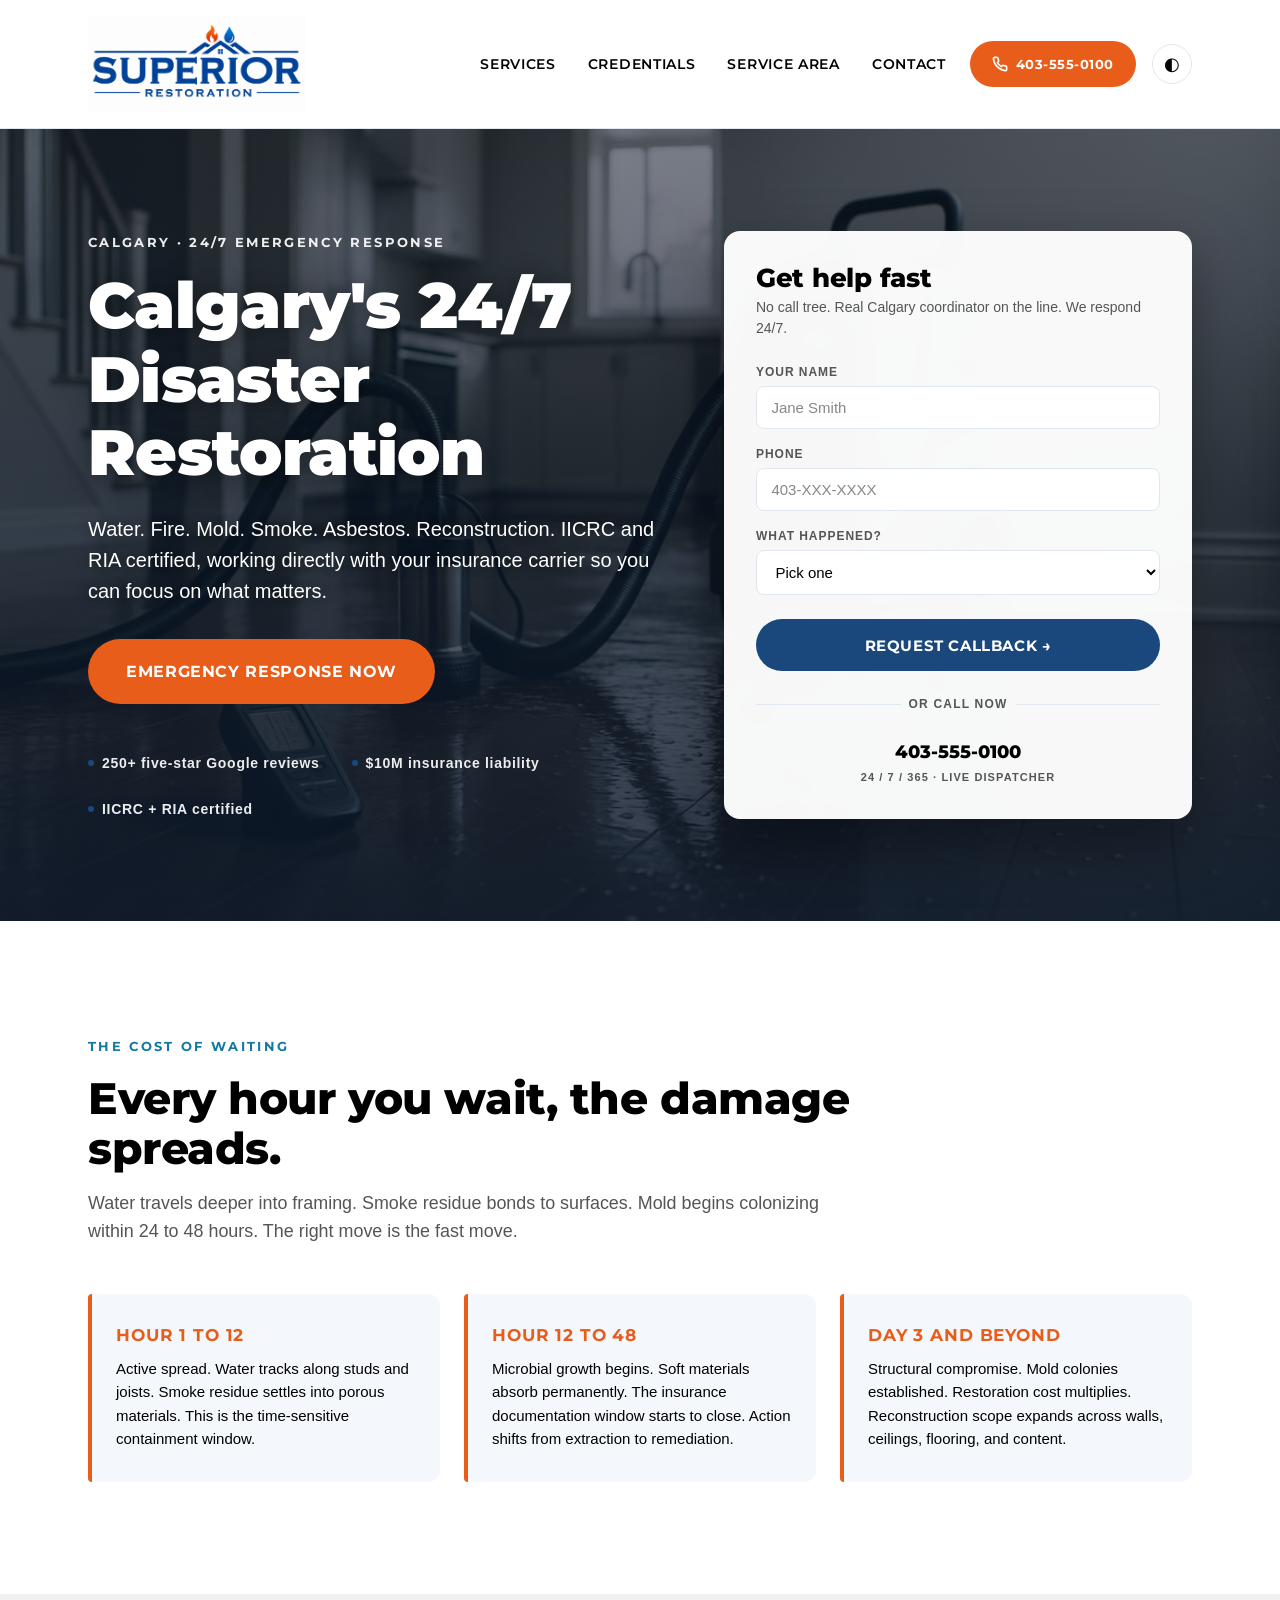
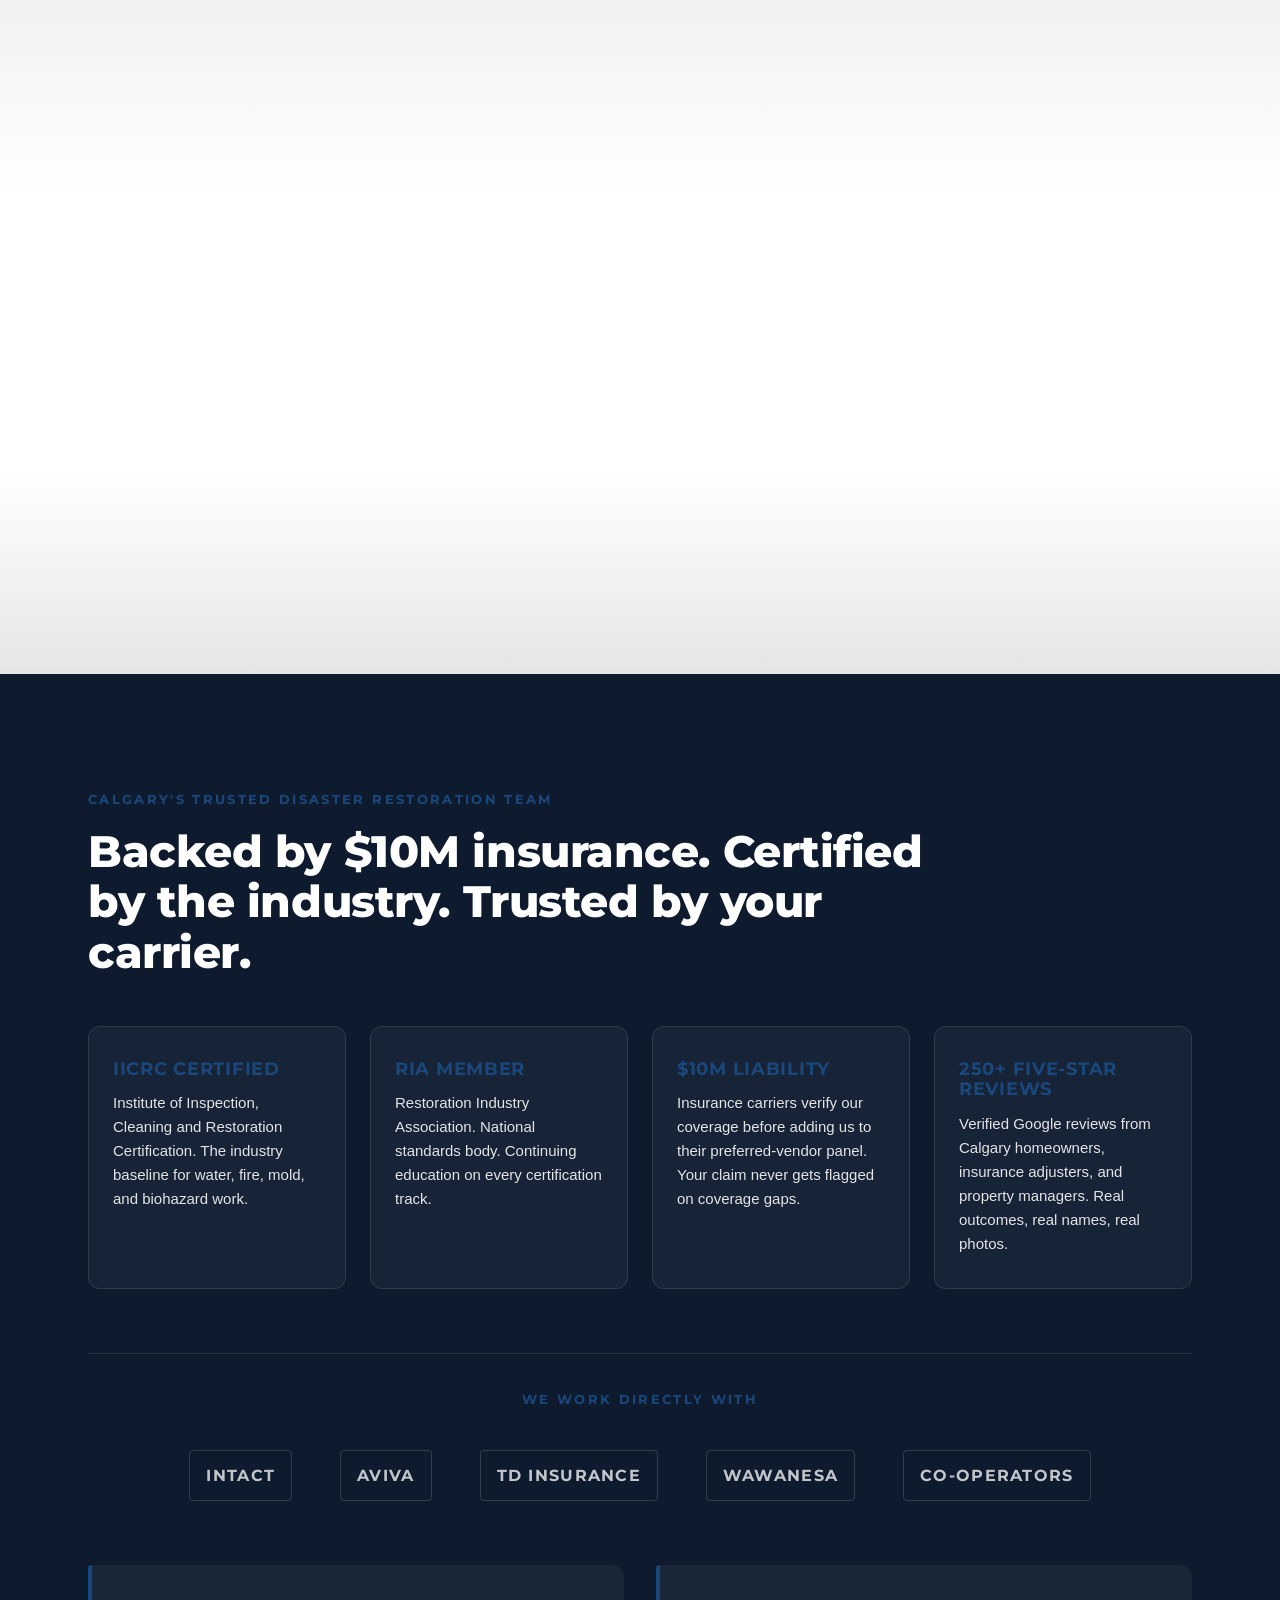
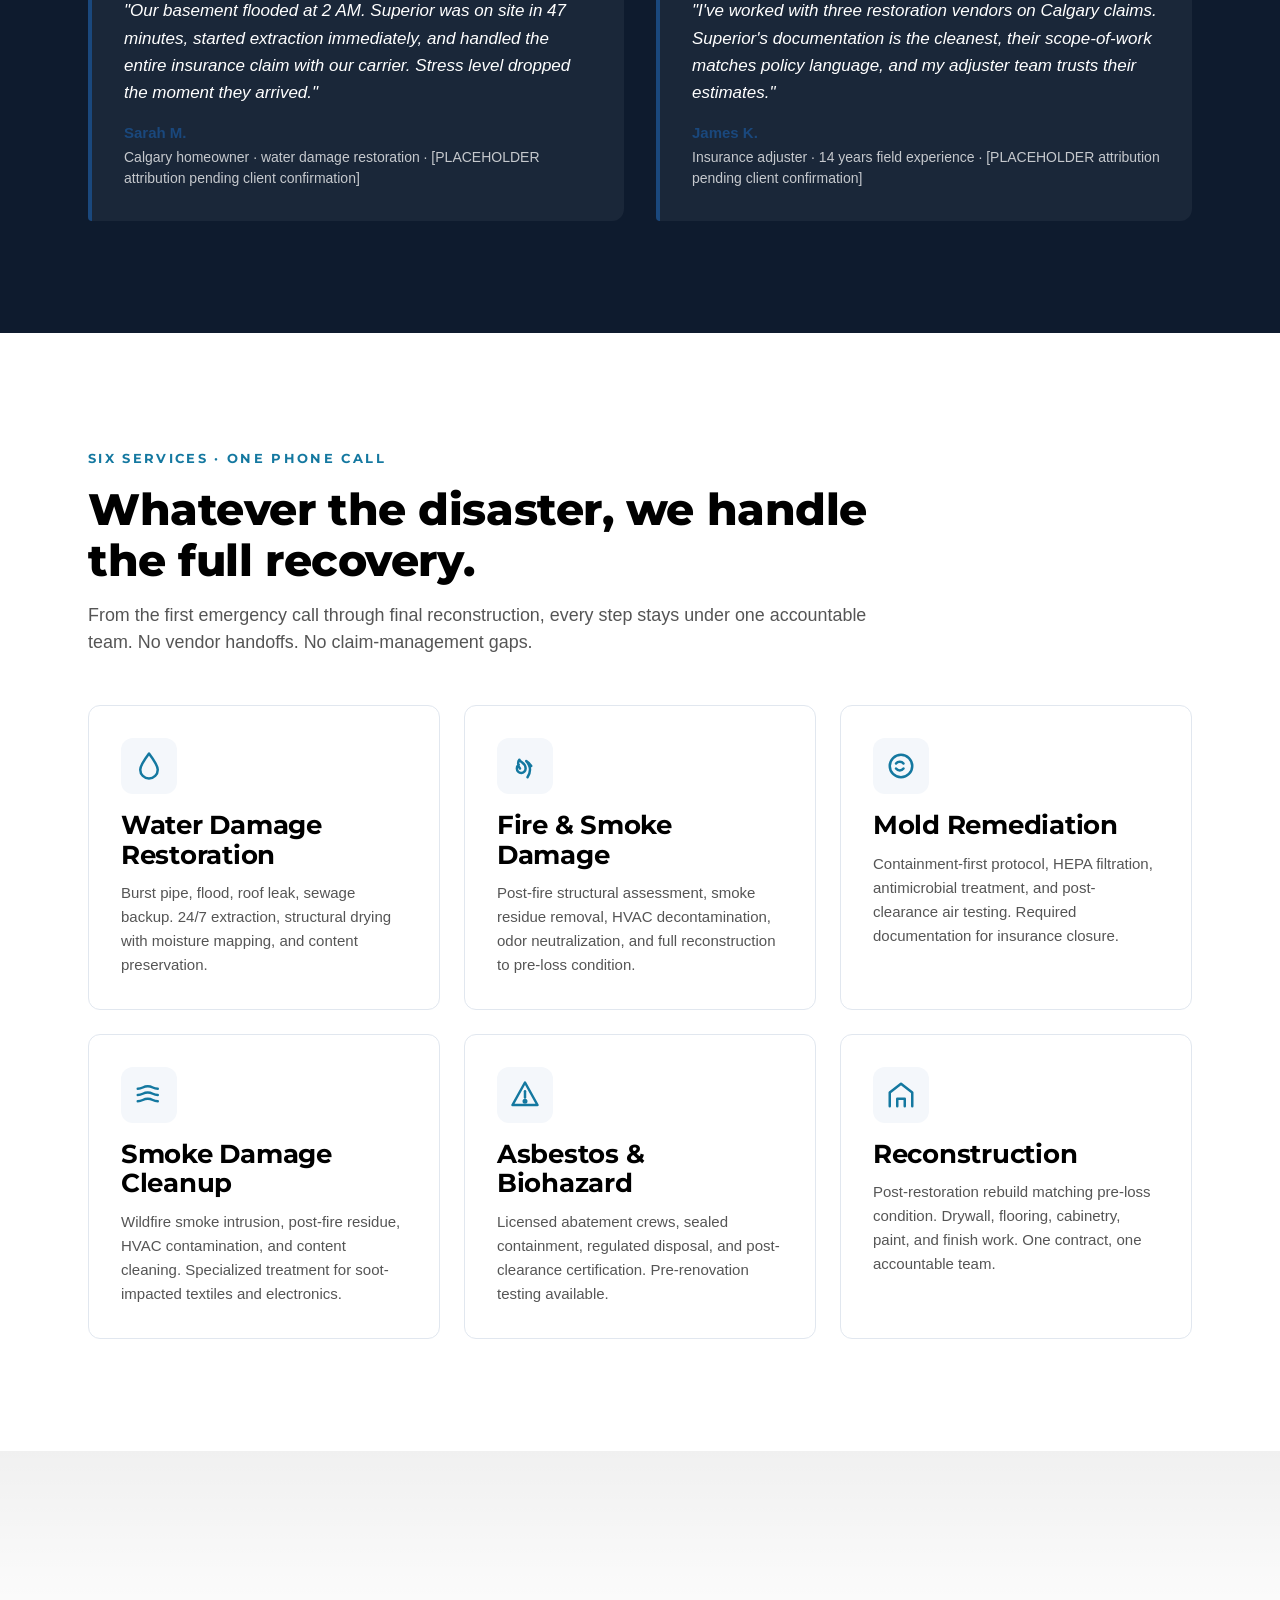
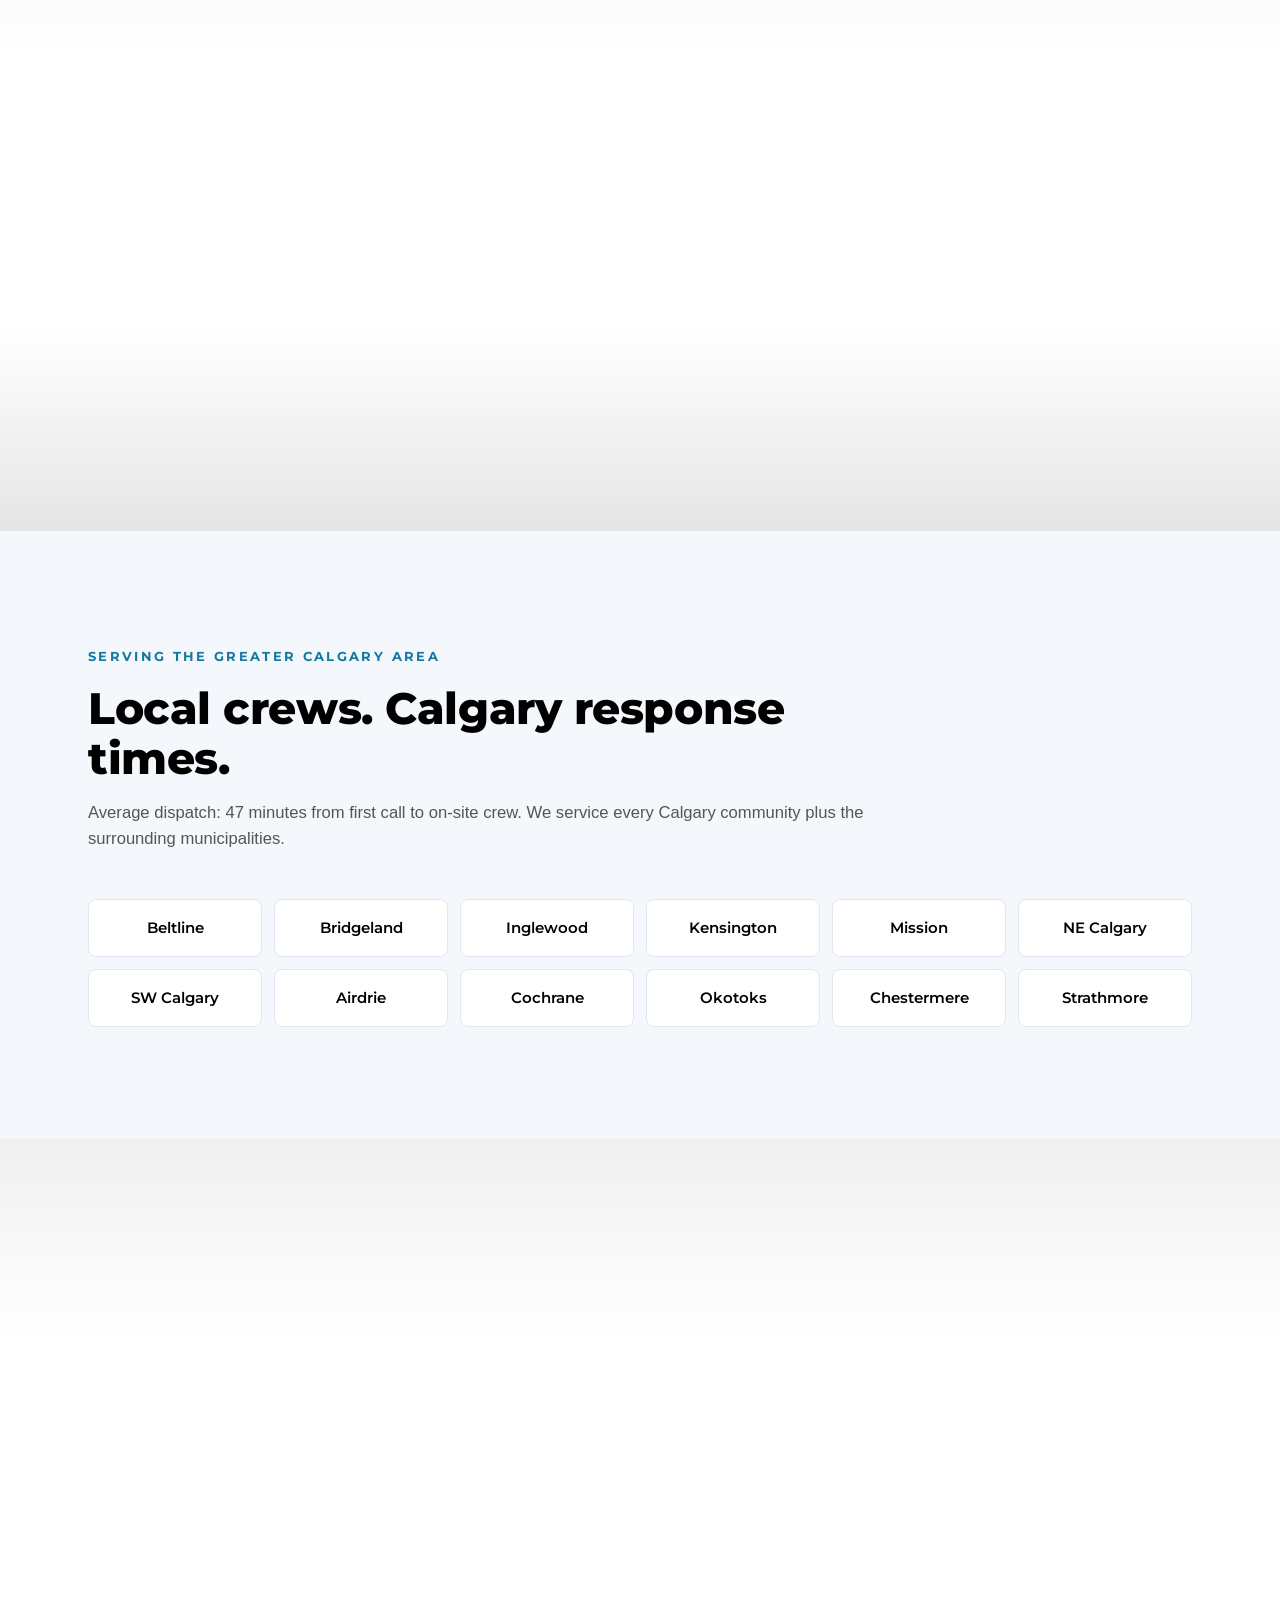
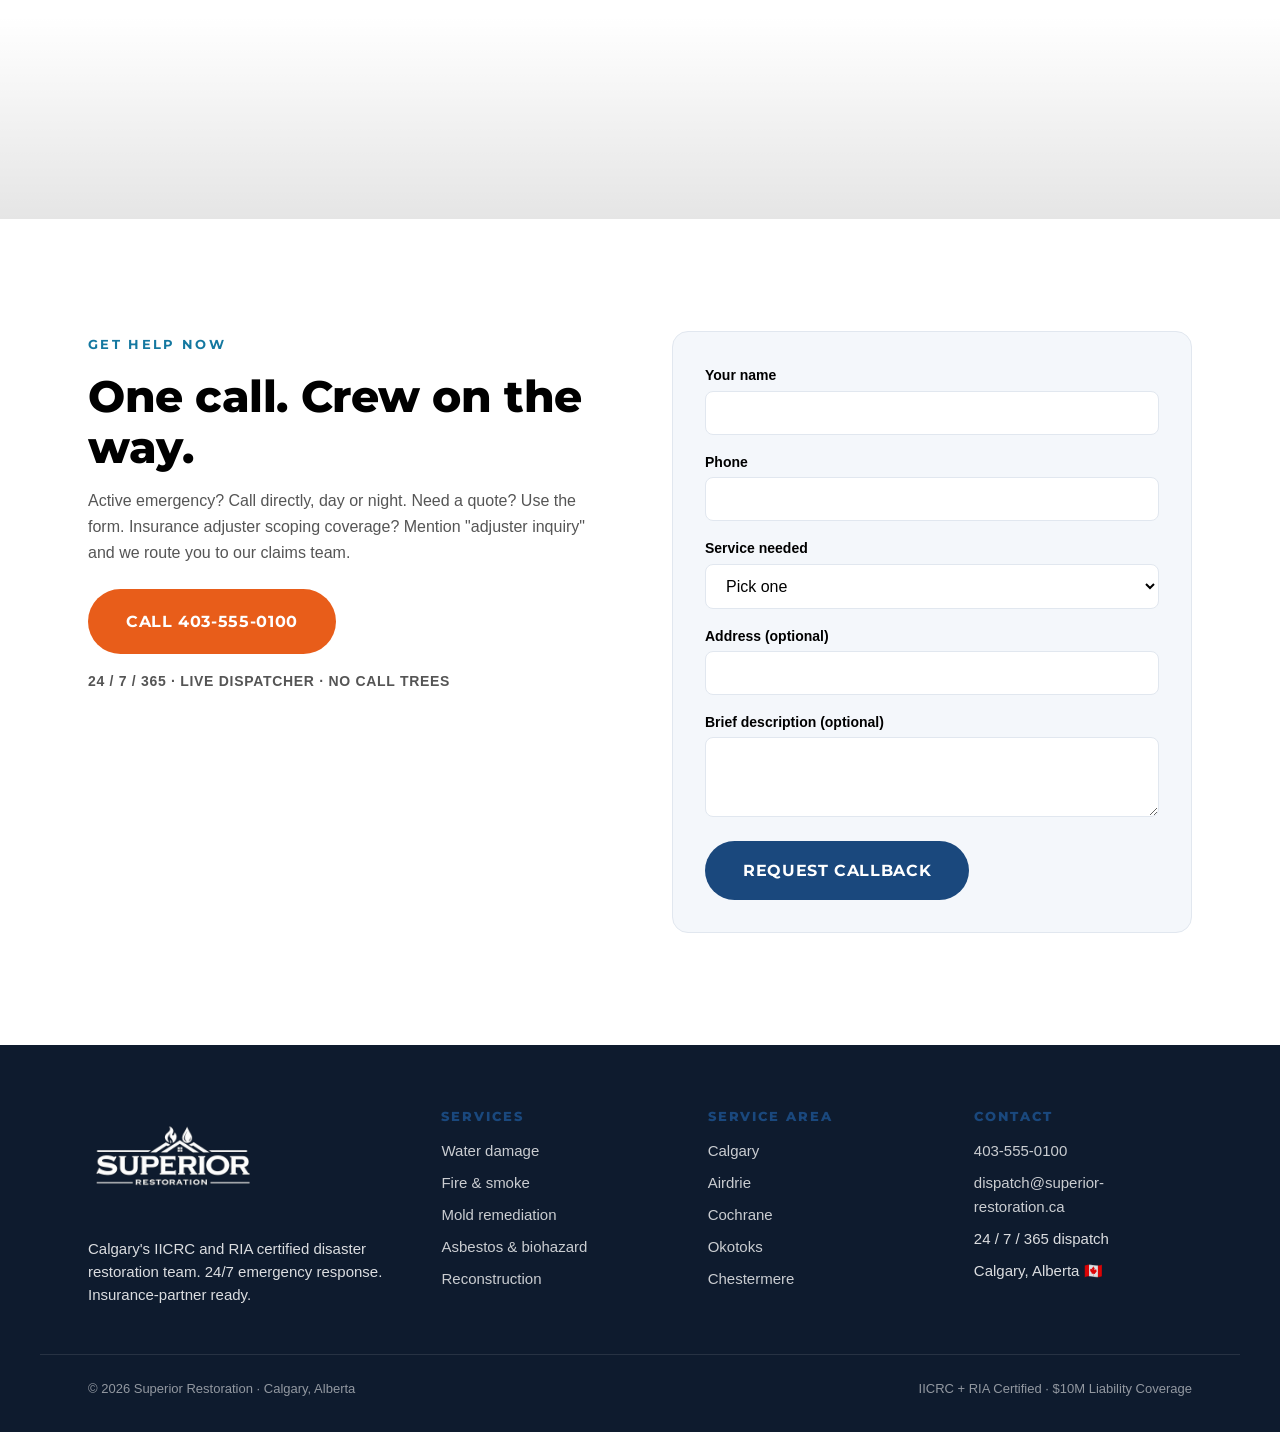
<file: index.html>
<!DOCTYPE html>
<html lang="en">
<head>
  <meta charset="utf-8">
  <meta http-equiv="refresh" content="0; url=styles/direction-01-fullscreen-hero/light.html">
  <link rel="canonical" href="styles/direction-01-fullscreen-hero/light.html">
  <title>Superior Restoration · Calgary 24/7 Disaster Restoration</title>
  <style>body{font-family:system-ui,sans-serif;padding:2rem;color:#0E1B2E;background:#fff}</style>
</head>
<body>
  <p>Loading Superior Restoration… If you're not redirected, <a href="styles/direction-01-fullscreen-hero/light.html">click here</a>.</p>
  <script>location.replace('styles/direction-01-fullscreen-hero/light.html');</script>
</body>
</html>
</file>
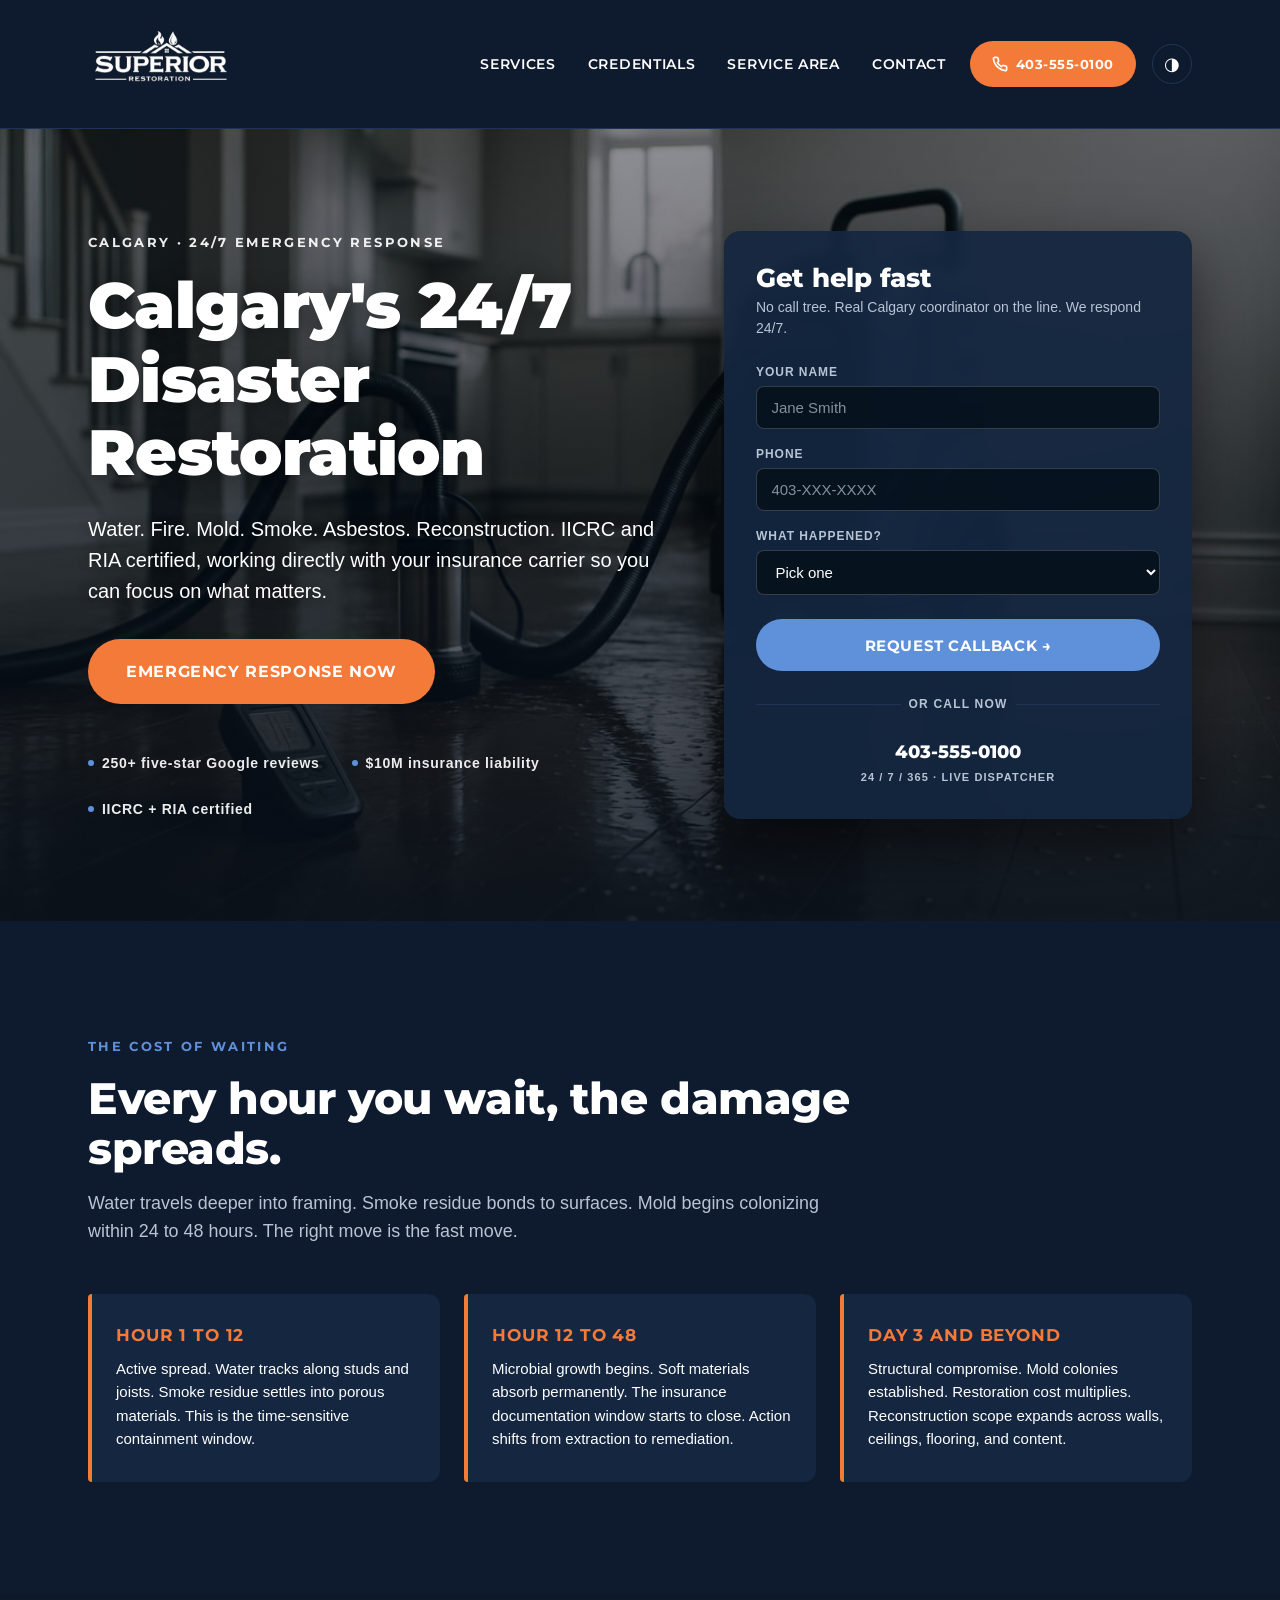
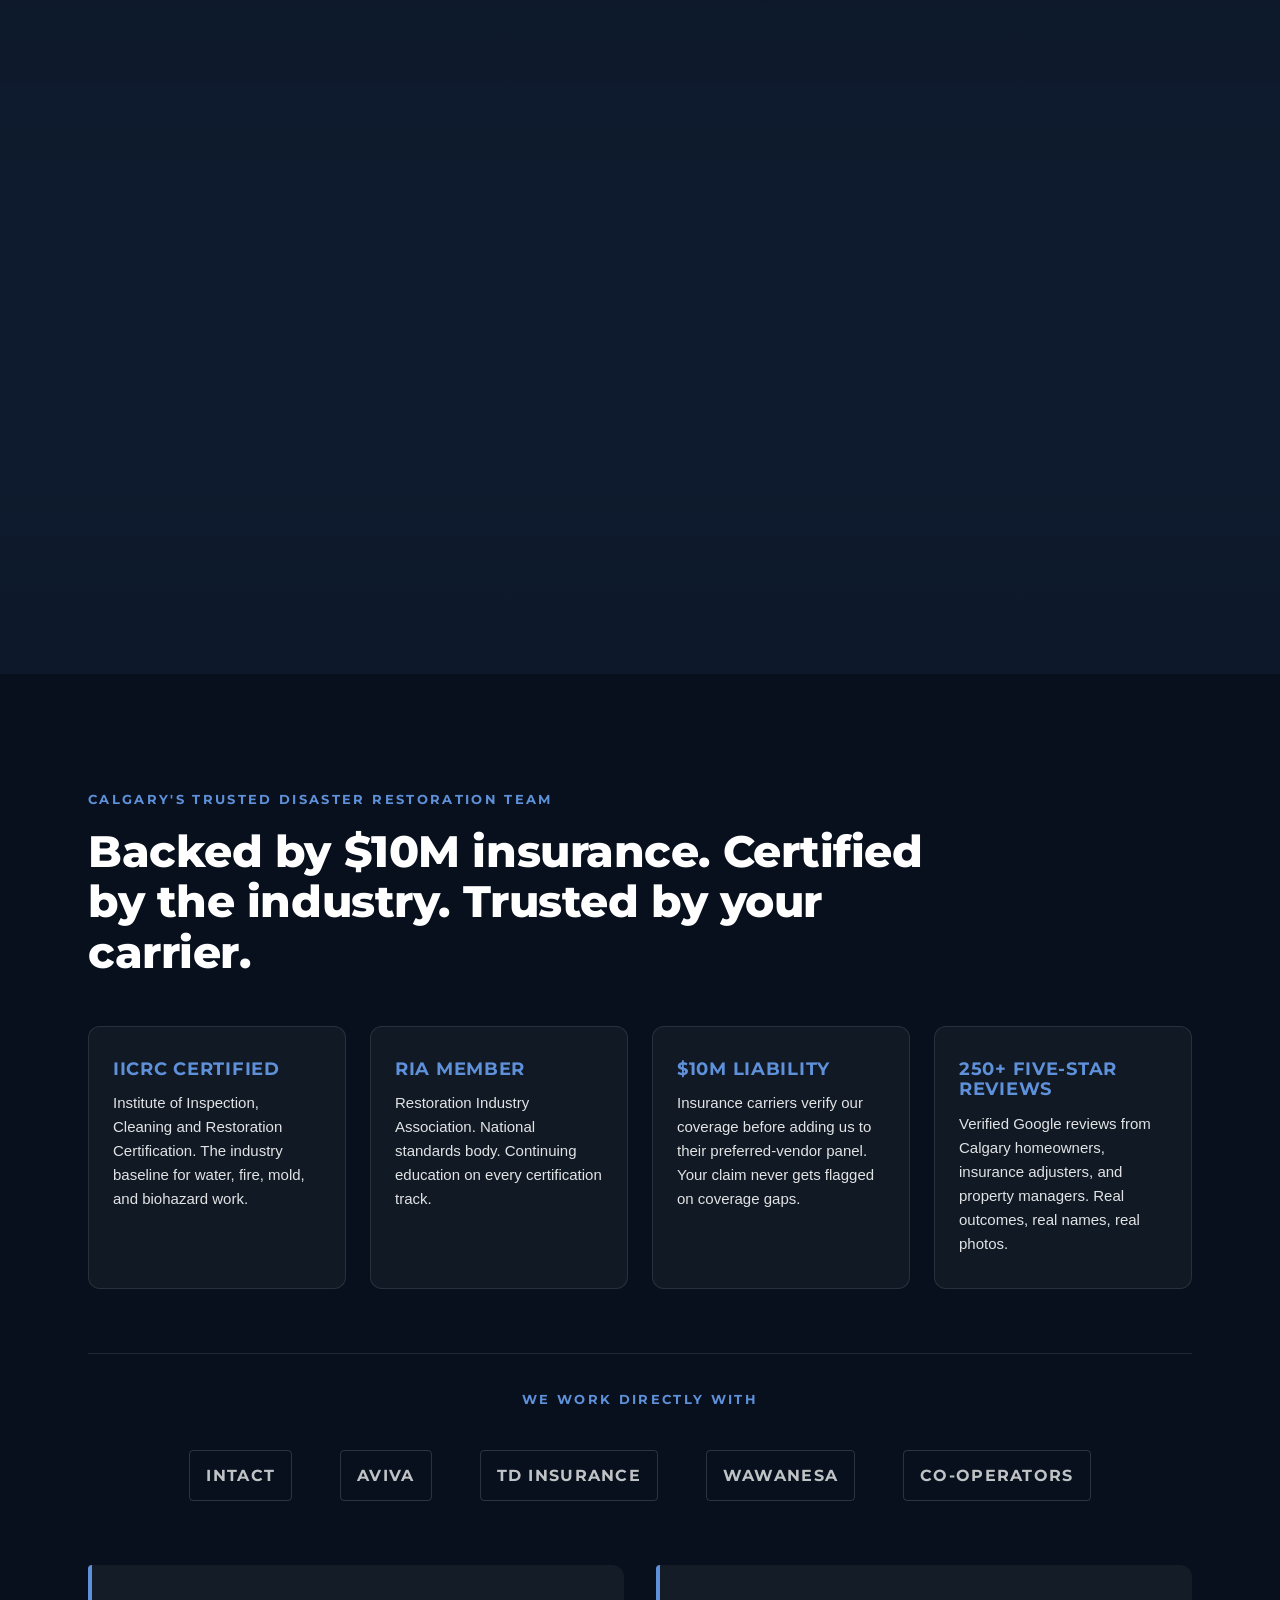
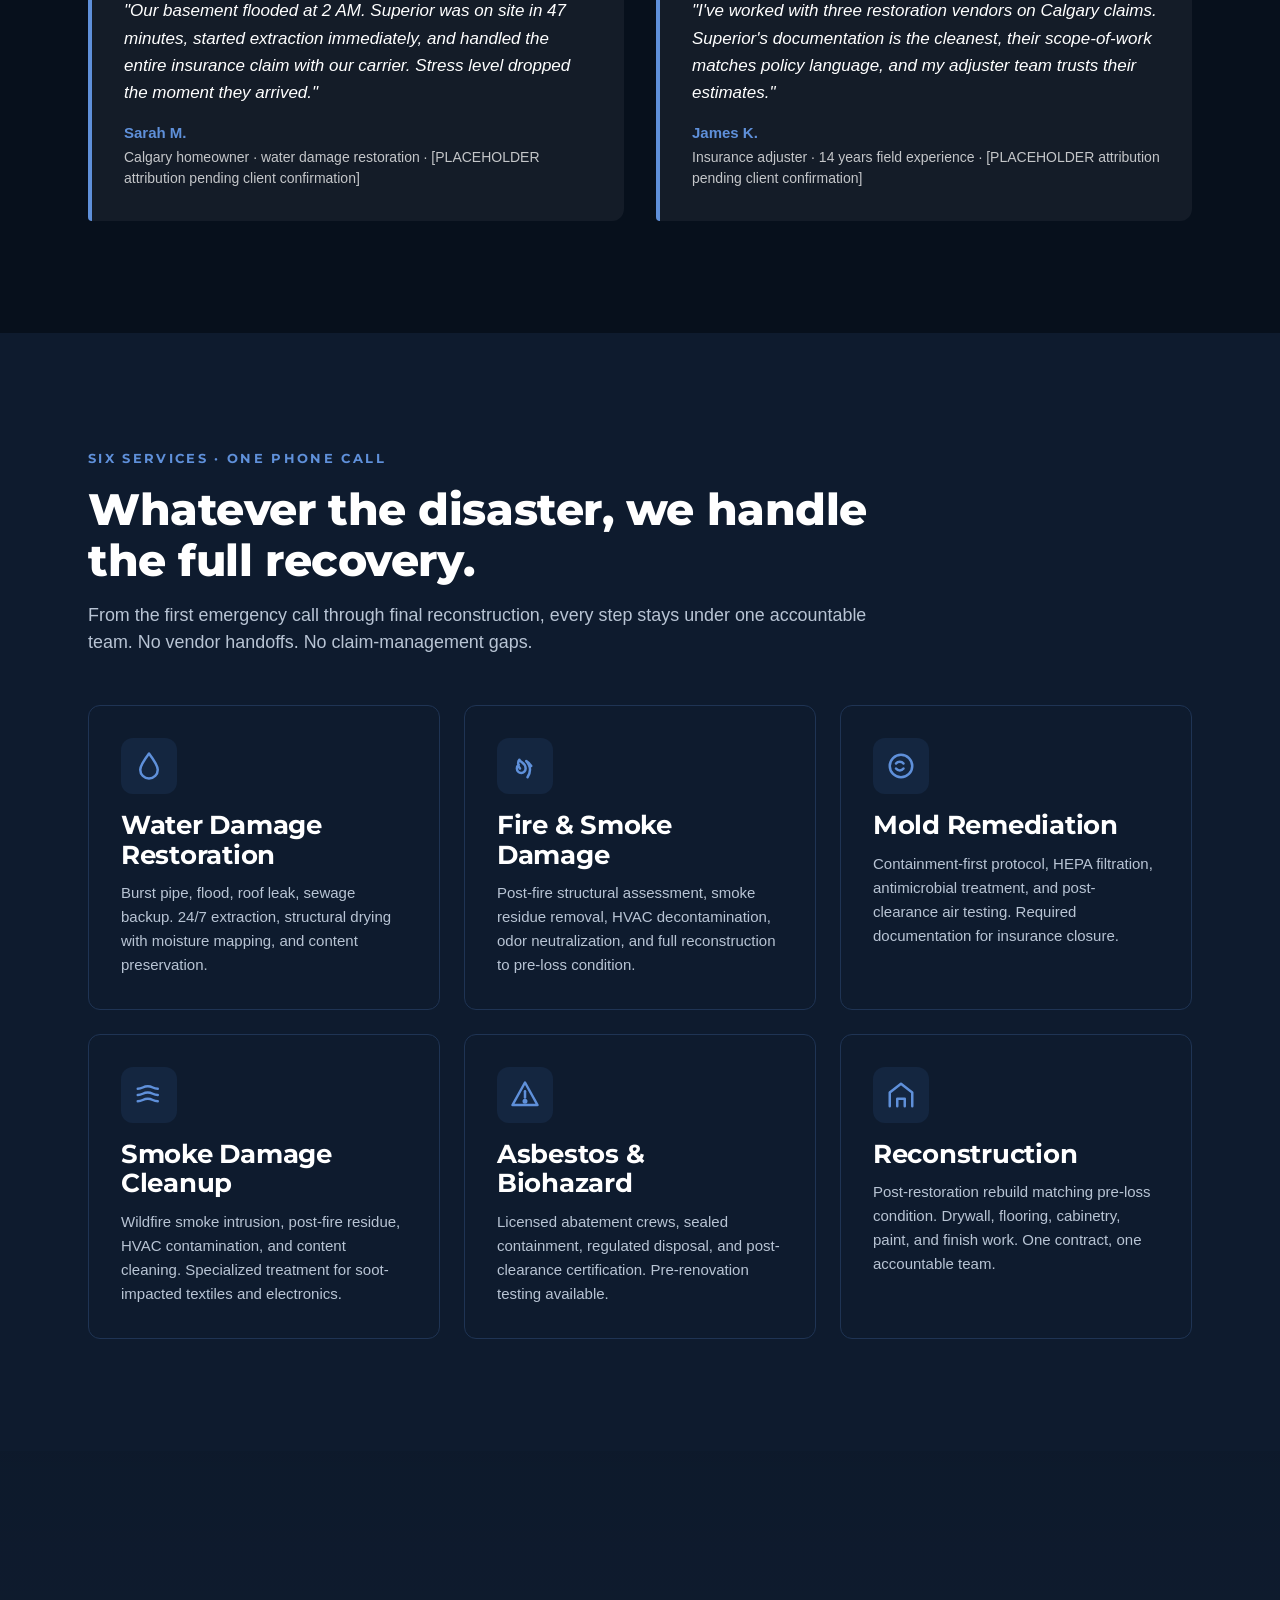
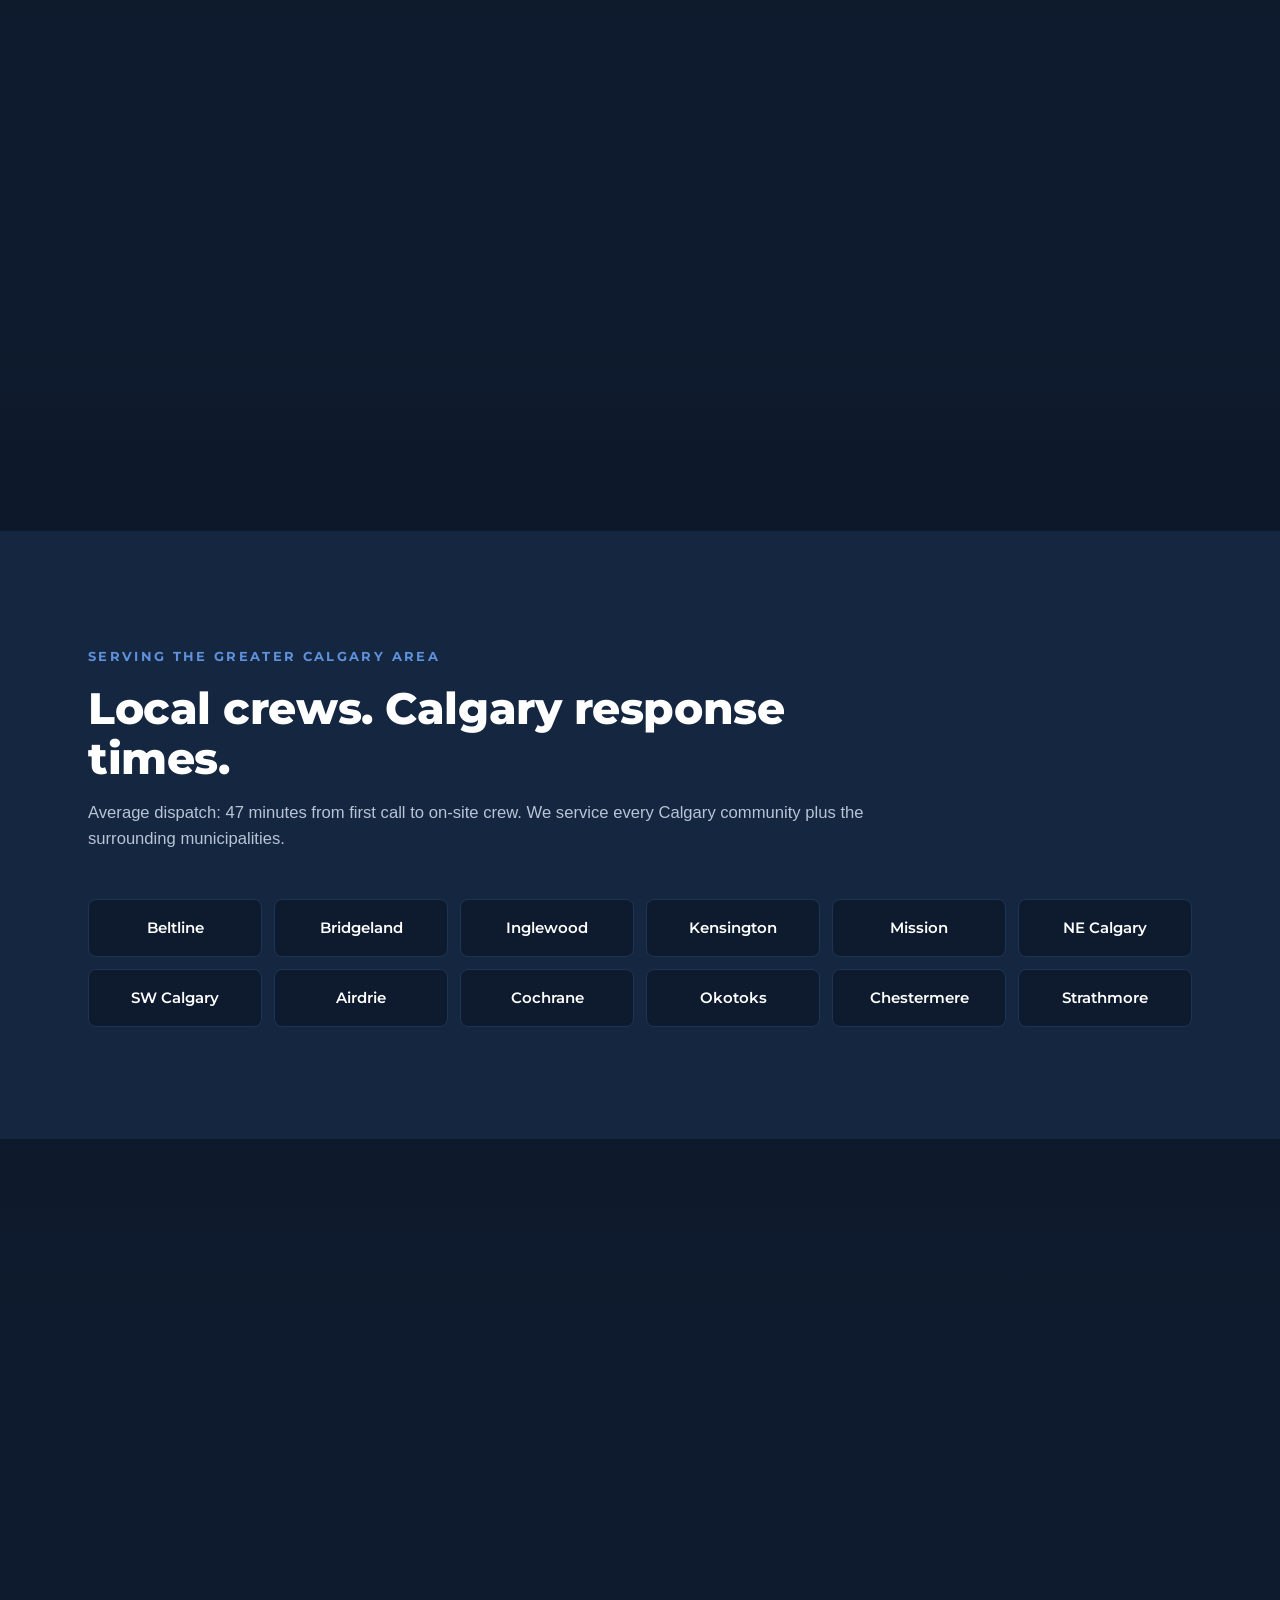
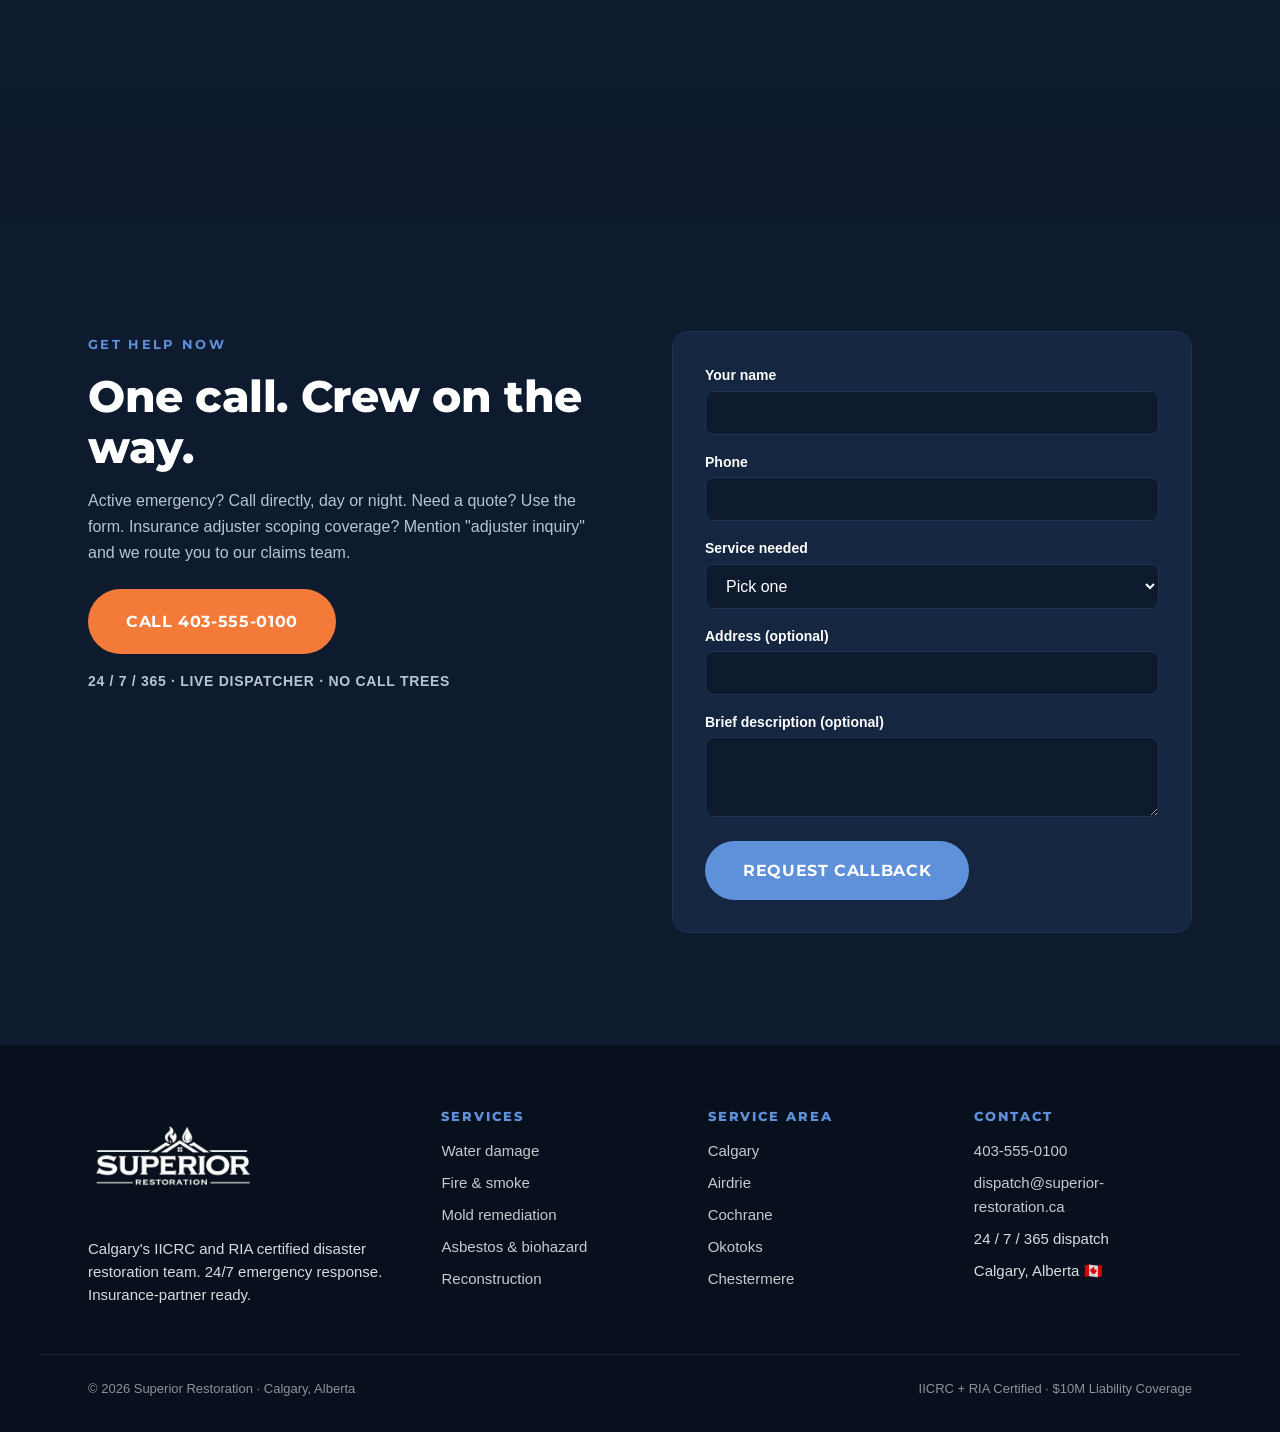
<file: styles/direction-01-fullscreen-hero/dark.html>
<!DOCTYPE html>
<!--
  Superior Restoration · Direction 1 · A07 Full-Screen Hero · DARK MODE
  S20 skeleton-first build · video hero references sister-brand placeholder
  Fresh Veo restoration-scene loop replaces hero video before deploy (Del review gate per L-024)
-->
<html lang="en" data-mode="dark">
<head>
  <meta charset="utf-8">
  <meta name="viewport" content="width=device-width, initial-scale=1">
  <meta name="theme-color" content="#0E1B2E">

  <title>Calgary's 24/7 Disaster Restoration | Superior Restoration</title>
  <meta name="description" content="Calgary's IICRC + RIA certified disaster restoration team. 24/7 water, fire, mold, and biohazard response. We work directly with your insurance carrier. Call now.">
  <link rel="canonical" href="https://superior-restoration.ca/">

  <!-- Open Graph -->
  <meta property="og:type" content="website">
  <meta property="og:url" content="https://superior-restoration.ca/">
  <meta property="og:title" content="Calgary's 24/7 Disaster Restoration | Superior Restoration">
  <meta property="og:description" content="IICRC + RIA certified. $10M insurance liability. We work directly with your carrier. 24/7 emergency response across Calgary.">
  <meta property="og:image" content="https://superior-restoration.ca/og-image.jpg">

  <!-- Twitter Card -->
  <meta name="twitter:card" content="summary_large_image">
  <meta name="twitter:title" content="Calgary's 24/7 Disaster Restoration | Superior Restoration">
  <meta name="twitter:description" content="IICRC + RIA certified disaster restoration. 24/7 response across Calgary. Insurance-partner ready.">
  <meta name="twitter:image" content="https://superior-restoration.ca/og-image.jpg">

  <!-- Schema.org LocalBusiness -->
  <script type="application/ld+json">
  {
    "@context": "https://schema.org",
    "@type": "LocalBusiness",
    "name": "Superior Restoration",
    "image": "https://superior-restoration.ca/og-image.jpg",
    "url": "https://superior-restoration.ca/",
    "telephone": "+1-403-555-0100",
    "address": {
      "@type": "PostalAddress",
      "addressLocality": "Calgary",
      "addressRegion": "AB",
      "addressCountry": "CA"
    },
    "areaServed": ["Calgary", "Airdrie", "Cochrane", "Okotoks", "Chestermere", "Strathmore"],
    "aggregateRating": {
      "@type": "AggregateRating",
      "ratingValue": "4.9",
      "reviewCount": "250"
    },
    "openingHoursSpecification": {
      "@type": "OpeningHoursSpecification",
      "dayOfWeek": ["Monday","Tuesday","Wednesday","Thursday","Friday","Saturday","Sunday"],
      "opens": "00:00",
      "closes": "23:59"
    }
  }
  </script>

  <link rel="preconnect" href="https://fonts.googleapis.com">
  <link rel="preconnect" href="https://fonts.gstatic.com" crossorigin>
  <link rel="stylesheet" href="dark-tokens.css">
  <link rel="stylesheet" href="shared.css">
</head>
<body>

  <!-- HEADER -->
  <header class="site-header">
    <div class="container site-header__inner">
      <a href="/" class="logo-link" aria-label="Superior Restoration home">
        <img src="../../Logos/superior-restoration-logo-white.png" alt="Superior Restoration" loading="eager">
      </a>
      <nav class="site-nav" aria-label="Primary">
        <a href="#services">Services</a>
        <a href="#proof">Credentials</a>
        <a href="#evidence">Service Area</a>
        <a href="#contact">Contact</a>
      </nav>
      <div class="header-actions">
        <a href="tel:+14035550100" class="btn btn-emergency" aria-label="Call emergency line">
          <svg aria-hidden="true" viewBox="0 0 24 24" fill="none" stroke="currentColor" stroke-width="2.5" stroke-linecap="round" stroke-linejoin="round" width="16" height="16"><path d="M22 16.92v3a2 2 0 0 1-2.18 2 19.79 19.79 0 0 1-8.63-3.07 19.5 19.5 0 0 1-6-6 19.79 19.79 0 0 1-3.07-8.67A2 2 0 0 1 4.11 2h3a2 2 0 0 1 2 1.72c.13.96.37 1.9.72 2.81a2 2 0 0 1-.45 2.11L8.09 9.91a16 16 0 0 0 6 6l1.27-1.27a2 2 0 0 1 2.11-.45c.91.35 1.85.59 2.81.72A2 2 0 0 1 22 16.92z"/></svg>
          <span class="btn-label">403-555-0100</span>
        </a>
        <button class="mode-toggle" type="button" aria-label="Toggle light or dark mode">◑</button>
      </div>
    </div>
  </header>

  <main>

    <!-- SECTION 1 · HOOK (Full-screen video hero) -->
    <section class="hero" aria-label="Hero">
      <!--
        SKELETON-FIRST: hero references sister-brand video for local review only.
        Fresh Veo-generated Calgary restoration scene replaces this before deploy.
      -->
      <video class="hero__video" autoplay muted playsinline loop aria-hidden="true"
             poster="../../Images/d01-inline-water.jpg">
        <source src="../../Images/d01-hero-restoration.mp4" type="video/mp4">
      </video>
      <div class="hero__overlay" aria-hidden="true"></div>

      <div class="hero__inner container">
        <div class="hero__copy">
          <span class="eyebrow">Calgary · 24/7 Emergency Response</span>
          <h1>Calgary's 24/7 Disaster Restoration</h1>
          <p class="hero__sub">Water. Fire. Mold. Smoke. Asbestos. Reconstruction. IICRC and RIA certified, working directly with your insurance carrier so you can focus on what matters.</p>
          <div class="hero__cta">
            <a href="tel:+14035550100" class="btn btn-emergency btn-lg">Emergency Response Now</a>
          </div>
          <div class="hero__trust">
            <span>250+ five-star Google reviews</span>
            <span>$10M insurance liability</span>
            <span>IICRC + RIA certified</span>
          </div>
        </div>

        <form class="hero__form-card" aria-label="Quick request form">
          <div>
            <h2>Get help fast</h2>
            <p class="form-lead">No call tree. Real Calgary coordinator on the line. We respond 24/7.</p>
          </div>
          <label>
            <span>Your name</span>
            <input type="text" name="name" required autocomplete="name" placeholder="Jane Smith">
          </label>
          <label>
            <span>Phone</span>
            <input type="tel" name="phone" required autocomplete="tel" placeholder="403-XXX-XXXX">
          </label>
          <label>
            <span>What happened?</span>
            <select name="service" required>
              <option value="">Pick one</option>
              <option>Water damage / flood</option>
              <option>Fire / smoke damage</option>
              <option>Mold remediation</option>
              <option>Asbestos / biohazard</option>
              <option>Reconstruction only</option>
              <option>Insurance adjuster inquiry</option>
            </select>
          </label>
          <button type="submit" class="btn btn-primary">Request callback →</button>
          <div class="form-or"><span>or call now</span></div>
          <div class="form-phone">
            <a href="tel:+14035550100">403-555-0100</a>
            <small>24 / 7 / 365 · Live dispatcher</small>
          </div>
        </form>
      </div>
    </section>

    <!-- SECTION 2 · PROBLEM -->
    <section class="problem">
      <div class="container">
        <div class="problem__head">
          <span class="eyebrow">The Cost of Waiting</span>
          <h2>Every hour you wait, the damage spreads.</h2>
          <p class="problem__lead">Water travels deeper into framing. Smoke residue bonds to surfaces. Mold begins colonizing within 24 to 48 hours. The right move is the fast move.</p>
        </div>
        <div class="problem__grid">
          <div class="problem__cell">
            <h3>Hour 1 to 12</h3>
            <p>Active spread. Water tracks along studs and joists. Smoke residue settles into porous materials. This is the time-sensitive containment window.</p>
          </div>
          <div class="problem__cell">
            <h3>Hour 12 to 48</h3>
            <p>Microbial growth begins. Soft materials absorb permanently. The insurance documentation window starts to close. Action shifts from extraction to remediation.</p>
          </div>
          <div class="problem__cell">
            <h3>Day 3 and beyond</h3>
            <p>Structural compromise. Mold colonies established. Restoration cost multiplies. Reconstruction scope expands across walls, ceilings, flooring, and content.</p>
          </div>
        </div>
      </div>
    </section>

    <!-- Atmospheric band 1 · water extraction -->
    <div class="image-band image-band--water" role="img" aria-label="Professional water extraction equipment in a Calgary home interior"></div>

    <!-- SECTION 3 · PROOF (Sonic Boom reversal — runs BEFORE solution) -->
    <section class="proof" id="proof">
      <div class="container">
        <span class="eyebrow">Calgary's Trusted Disaster Restoration Team</span>
        <h2>Backed by $10M insurance. Certified by the industry. Trusted by your carrier.</h2>

        <div class="proof__grid">
          <div class="proof__credential">
            <h3>IICRC Certified</h3>
            <p>Institute of Inspection, Cleaning and Restoration Certification. The industry baseline for water, fire, mold, and biohazard work.</p>
          </div>
          <div class="proof__credential">
            <h3>RIA Member</h3>
            <p>Restoration Industry Association. National standards body. Continuing education on every certification track.</p>
          </div>
          <div class="proof__credential">
            <h3>$10M Liability</h3>
            <p>Insurance carriers verify our coverage before adding us to their preferred-vendor panel. Your claim never gets flagged on coverage gaps.</p>
          </div>
          <div class="proof__credential">
            <h3>250+ Five-Star Reviews</h3>
            <p>Verified Google reviews from Calgary homeowners, insurance adjusters, and property managers. Real outcomes, real names, real photos.</p>
          </div>
        </div>

        <div class="proof__partners">
          <span class="eyebrow">We Work Directly With</span>
          <div class="partner-row">
            <span class="partner">Intact</span>
            <span class="partner">Aviva</span>
            <span class="partner">TD Insurance</span>
            <span class="partner">Wawanesa</span>
            <span class="partner">Co-operators</span>
          </div>
        </div>

        <div class="proof__testimonials">
          <figure class="testimonial">
            <blockquote>"Our basement flooded at 2 AM. Superior was on site in 47 minutes, started extraction immediately, and handled the entire insurance claim with our carrier. Stress level dropped the moment they arrived."</blockquote>
            <figcaption>
              <strong>Sarah M.</strong>
              Calgary homeowner · water damage restoration · [PLACEHOLDER attribution pending client confirmation]
            </figcaption>
          </figure>
          <figure class="testimonial">
            <blockquote>"I've worked with three restoration vendors on Calgary claims. Superior's documentation is the cleanest, their scope-of-work matches policy language, and my adjuster team trusts their estimates."</blockquote>
            <figcaption>
              <strong>James K.</strong>
              Insurance adjuster · 14 years field experience · [PLACEHOLDER attribution pending client confirmation]
            </figcaption>
          </figure>
        </div>
      </div>
    </section>

    <!-- SECTION 4 · SOLUTION (6-service grid) -->
    <section class="services" id="services">
      <div class="container">
        <div class="services__head">
          <span class="eyebrow">Six Services · One Phone Call</span>
          <h2>Whatever the disaster, we handle the full recovery.</h2>
          <p class="problem__lead">From the first emergency call through final reconstruction, every step stays under one accountable team. No vendor handoffs. No claim-management gaps.</p>
        </div>
        <div class="services__grid">
          <article class="service-card">
            <div class="service-icon" aria-hidden="true">
              <svg viewBox="0 0 24 24" fill="none" stroke="currentColor" stroke-width="2" stroke-linecap="round" stroke-linejoin="round"><path d="M12 2c4.5 6 7 10 7 13a7 7 0 1 1-14 0c0-3 2.5-7 7-13z"/></svg>
            </div>
            <h3>Water Damage Restoration</h3>
            <p>Burst pipe, flood, roof leak, sewage backup. 24/7 extraction, structural drying with moisture mapping, and content preservation.</p>
          </article>
          <article class="service-card">
            <div class="service-icon" aria-hidden="true">
              <svg viewBox="0 0 24 24" fill="none" stroke="currentColor" stroke-width="2" stroke-linecap="round" stroke-linejoin="round"><path d="M8 14s-1.5-2-1.5-4 1-3 1-3 .5 1 2 2 3 3 3 5a3.5 3.5 0 0 1-7 0c0-2 1.5-3 1.5-3"/><path d="M14 21s2-3 2-6c0-4-3-7-3-7s2 1 4 4"/></svg>
            </div>
            <h3>Fire &amp; Smoke Damage</h3>
            <p>Post-fire structural assessment, smoke residue removal, HVAC decontamination, odor neutralization, and full reconstruction to pre-loss condition.</p>
          </article>
          <article class="service-card">
            <div class="service-icon" aria-hidden="true">
              <svg viewBox="0 0 24 24" fill="none" stroke="currentColor" stroke-width="2" stroke-linecap="round" stroke-linejoin="round"><circle cx="12" cy="12" r="9"/><path d="M8 10c1.5-2 4.5-2 6 0M8 14c1.5 2 4.5 2 6 0"/></svg>
            </div>
            <h3>Mold Remediation</h3>
            <p>Containment-first protocol, HEPA filtration, antimicrobial treatment, and post-clearance air testing. Required documentation for insurance closure.</p>
          </article>
          <article class="service-card">
            <div class="service-icon" aria-hidden="true">
              <svg viewBox="0 0 24 24" fill="none" stroke="currentColor" stroke-width="2" stroke-linecap="round" stroke-linejoin="round"><path d="M3 7c4 0 4-2 8-2s4 2 8 2M3 12c4 0 4-2 8-2s4 2 8 2M3 17c4 0 4-2 8-2s4 2 8 2"/></svg>
            </div>
            <h3>Smoke Damage Cleanup</h3>
            <p>Wildfire smoke intrusion, post-fire residue, HVAC contamination, and content cleaning. Specialized treatment for soot-impacted textiles and electronics.</p>
          </article>
          <article class="service-card">
            <div class="service-icon" aria-hidden="true">
              <svg viewBox="0 0 24 24" fill="none" stroke="currentColor" stroke-width="2" stroke-linecap="round" stroke-linejoin="round"><polygon points="12 2 22 20 2 20 12 2"/><line x1="12" y1="9" x2="12" y2="14"/><circle cx="12" cy="17" r="1"/></svg>
            </div>
            <h3>Asbestos &amp; Biohazard</h3>
            <p>Licensed abatement crews, sealed containment, regulated disposal, and post-clearance certification. Pre-renovation testing available.</p>
          </article>
          <article class="service-card">
            <div class="service-icon" aria-hidden="true">
              <svg viewBox="0 0 24 24" fill="none" stroke="currentColor" stroke-width="2" stroke-linecap="round" stroke-linejoin="round"><path d="M3 21V10l9-7 9 7v11"/><path d="M9 21v-6h6v6"/></svg>
            </div>
            <h3>Reconstruction</h3>
            <p>Post-restoration rebuild matching pre-loss condition. Drywall, flooring, cabinetry, paint, and finish work. One contract, one accountable team.</p>
          </article>
        </div>
      </div>
    </section>

    <!-- Atmospheric band 2 · mold containment -->
    <div class="image-band image-band--mold" role="img" aria-label="Professional mold remediation containment setup in a Calgary basement"></div>

    <!-- SECTION 5 · EVIDENCE (Calgary service area) -->
    <section class="evidence" id="evidence">
      <div class="container">
        <div class="evidence__head">
          <span class="eyebrow">Serving the Greater Calgary Area</span>
          <h2>Local crews. Calgary response times.</h2>
          <p class="evidence__lead">Average dispatch: 47 minutes from first call to on-site crew. We service every Calgary community plus the surrounding municipalities.</p>
        </div>
        <div class="evidence__locations">
          <a href="#">Beltline</a>
          <a href="#">Bridgeland</a>
          <a href="#">Inglewood</a>
          <a href="#">Kensington</a>
          <a href="#">Mission</a>
          <a href="#">NE Calgary</a>
          <a href="#">SW Calgary</a>
          <a href="#">Airdrie</a>
          <a href="#">Cochrane</a>
          <a href="#">Okotoks</a>
          <a href="#">Chestermere</a>
          <a href="#">Strathmore</a>
        </div>
      </div>
    </section>

    <!-- Atmospheric band 3 · thermal assessment -->
    <div class="image-band image-band--thermal" role="img" aria-label="Professional thermal imaging assessment of fire damage in a Calgary home"></div>

    <!-- SECTION 6 · ACTION (Contact) -->
    <section class="action" id="contact">
      <div class="container">
        <div class="action__grid">
          <div class="action__copy">
            <span class="eyebrow">Get Help Now</span>
            <h2>One call. Crew on the way.</h2>
            <p>Active emergency? Call directly, day or night. Need a quote? Use the form. Insurance adjuster scoping coverage? Mention "adjuster inquiry" and we route you to our claims team.</p>
            <a href="tel:+14035550100" class="btn btn-emergency btn-lg">Call 403-555-0100</a>
            <p class="action__hours">24 / 7 / 365 · Live dispatcher · No call trees</p>
          </div>
          <form class="action__form" aria-label="Quote request form">
            <label>
              <span>Your name</span>
              <input type="text" name="name" required autocomplete="name">
            </label>
            <label>
              <span>Phone</span>
              <input type="tel" name="phone" required autocomplete="tel">
            </label>
            <label>
              <span>Service needed</span>
              <select name="service" required>
                <option value="">Pick one</option>
                <option>Water damage</option>
                <option>Fire or smoke</option>
                <option>Mold remediation</option>
                <option>Asbestos or biohazard</option>
                <option>Reconstruction</option>
                <option>Insurance adjuster inquiry</option>
              </select>
            </label>
            <label>
              <span>Address (optional)</span>
              <input type="text" name="address" autocomplete="street-address">
            </label>
            <label>
              <span>Brief description (optional)</span>
              <textarea name="message" rows="3"></textarea>
            </label>
            <button type="submit" class="btn btn-primary btn-lg">Request Callback</button>
          </form>
        </div>
      </div>
    </section>

  </main>

  <!-- FOOTER -->
  <footer class="site-footer">
    <div class="container site-footer__inner">
      <div class="site-footer__brand">
        <img src="../../Logos/superior-restoration-logo-white.png" alt="Superior Restoration" loading="lazy">
        <p>Calgary's IICRC and RIA certified disaster restoration team. 24/7 emergency response. Insurance-partner ready.</p>
      </div>
      <div class="footer-col">
        <h4>Services</h4>
        <ul>
          <li><a href="#services">Water damage</a></li>
          <li><a href="#services">Fire &amp; smoke</a></li>
          <li><a href="#services">Mold remediation</a></li>
          <li><a href="#services">Asbestos &amp; biohazard</a></li>
          <li><a href="#services">Reconstruction</a></li>
        </ul>
      </div>
      <div class="footer-col">
        <h4>Service Area</h4>
        <ul>
          <li><a href="#evidence">Calgary</a></li>
          <li><a href="#evidence">Airdrie</a></li>
          <li><a href="#evidence">Cochrane</a></li>
          <li><a href="#evidence">Okotoks</a></li>
          <li><a href="#evidence">Chestermere</a></li>
        </ul>
      </div>
      <div class="footer-col">
        <h4>Contact</h4>
        <ul>
          <li><a href="tel:+14035550100">403-555-0100</a></li>
          <li><a href="mailto:dispatch@superior-restoration.ca">dispatch@superior-restoration.ca</a></li>
          <li>24 / 7 / 365 dispatch</li>
          <li>Calgary, Alberta 🇨🇦</li>
        </ul>
      </div>
    </div>
    <div class="container site-footer__bottom">
      <span>© 2026 Superior Restoration · Calgary, Alberta</span>
      <span>IICRC + RIA Certified · $10M Liability Coverage</span>
    </div>
  </footer>

  <!-- Sticky mobile bottom CTA bar (Hard Constraint #10) -->
  <div class="sticky-mobile-cta" aria-hidden="false">
    <a href="tel:+14035550100" class="btn btn-emergency">Call 403-555-0100</a>
  </div>

  <!-- Back to top -->
  <button class="back-to-top" type="button" aria-label="Back to top">
    <svg viewBox="0 0 24 24" fill="none" stroke="currentColor" stroke-width="2.5" stroke-linecap="round" stroke-linejoin="round" aria-hidden="true">
      <path d="M12 19V5M5 12l7-7 7 7"/>
    </svg>
  </button>

  <script>
    // Mode toggle (persists via localStorage)
    (function(){
      const KEY = 'sr-mode';
      const root = document.documentElement;
      const btn = document.querySelector('.mode-toggle');
      const saved = localStorage.getItem(KEY);
      if (saved === 'light' || saved === 'dark') {
        const wantDark = saved === 'dark';
        const onDarkPage = location.pathname.endsWith('dark.html');
        if (wantDark && !onDarkPage) location.replace('dark.html');
        if (!wantDark && onDarkPage) location.replace('light.html');
      }
      if (btn) {
        btn.addEventListener('click', () => {
          const onDark = location.pathname.endsWith('dark.html');
          localStorage.setItem(KEY, onDark ? 'light' : 'dark');
          location.href = onDark ? 'light.html' : 'dark.html';
        });
      }
    })();

    // Back-to-top scroll behavior
    (function(){
      const btn = document.querySelector('.back-to-top');
      if (!btn) return;
      const reduced = window.matchMedia('(prefers-reduced-motion: reduce)').matches;
      const onScroll = () => btn.classList.toggle('visible', window.scrollY > 600);
      btn.addEventListener('click', () => {
        window.scrollTo({ top: 0, behavior: reduced ? 'auto' : 'smooth' });
      });
      window.addEventListener('scroll', onScroll, { passive: true });
      onScroll();
    })();
  </script>

</body>
</html>
</file>
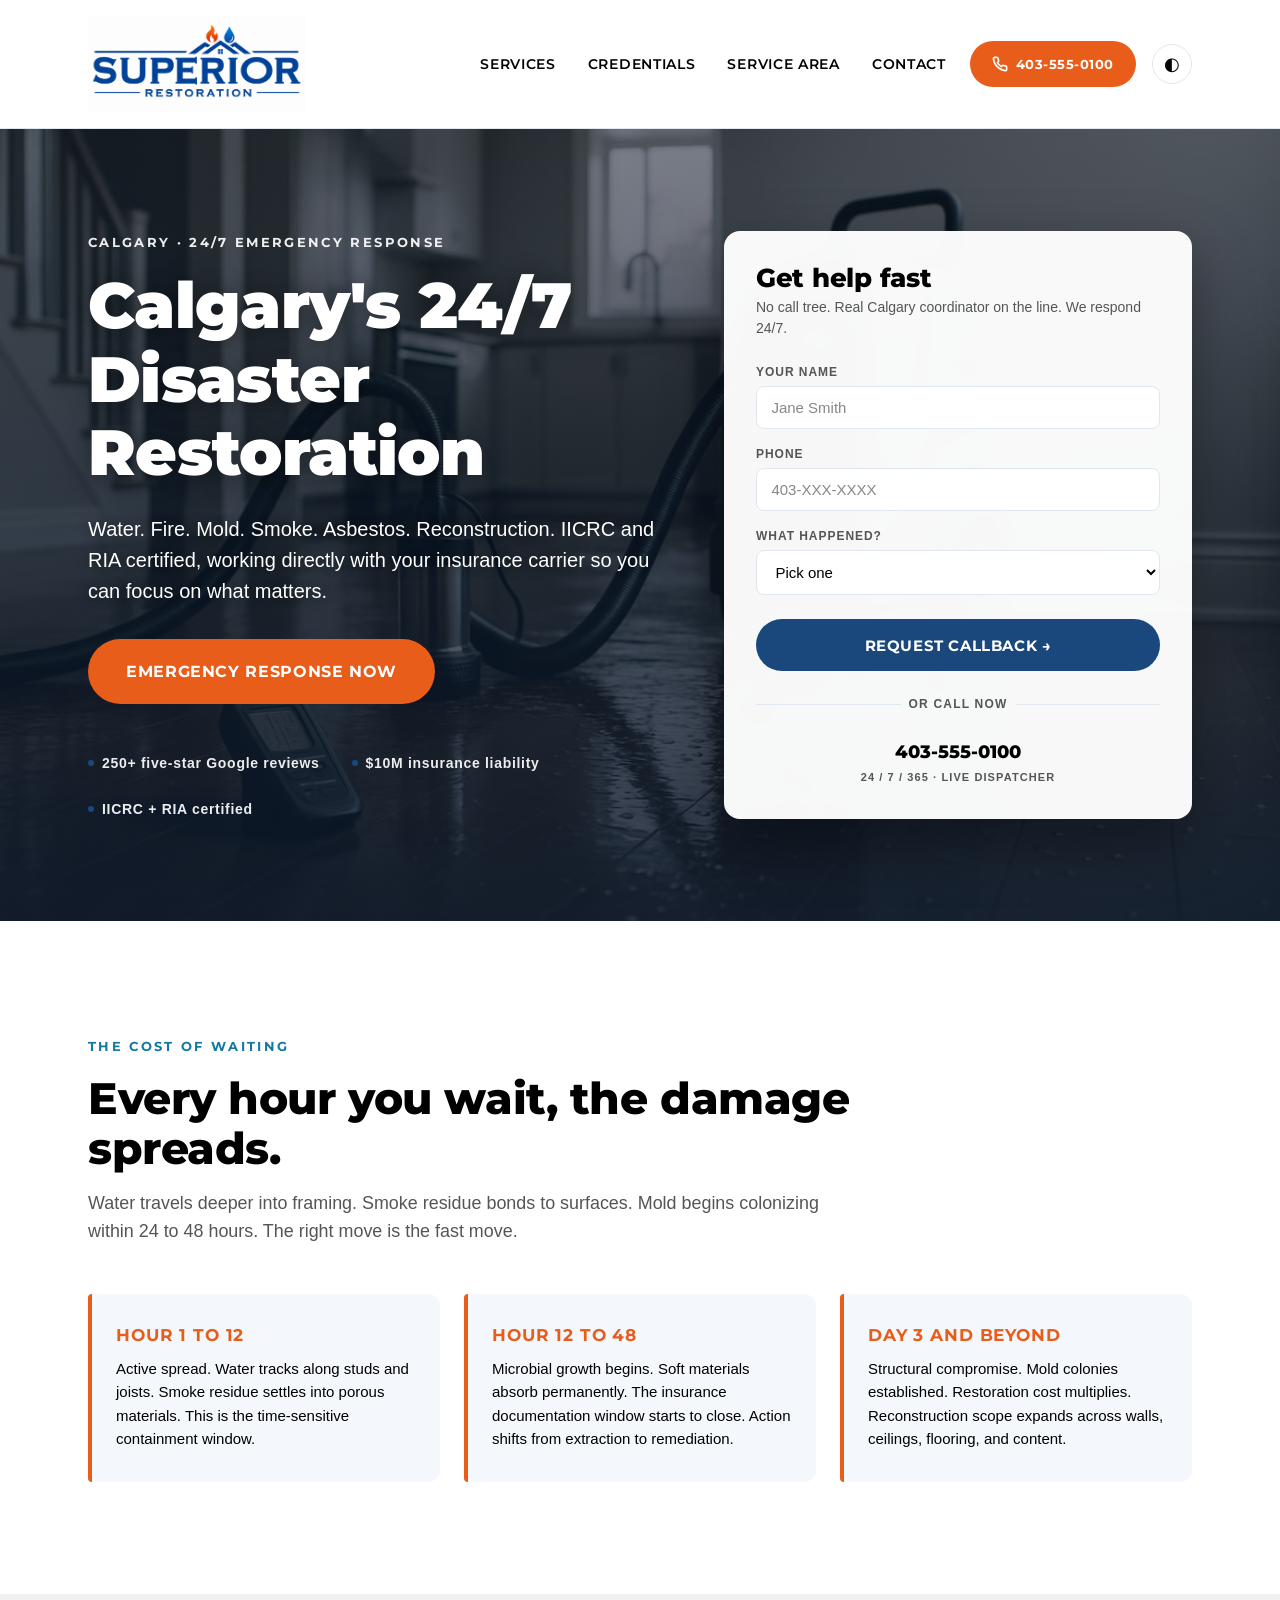
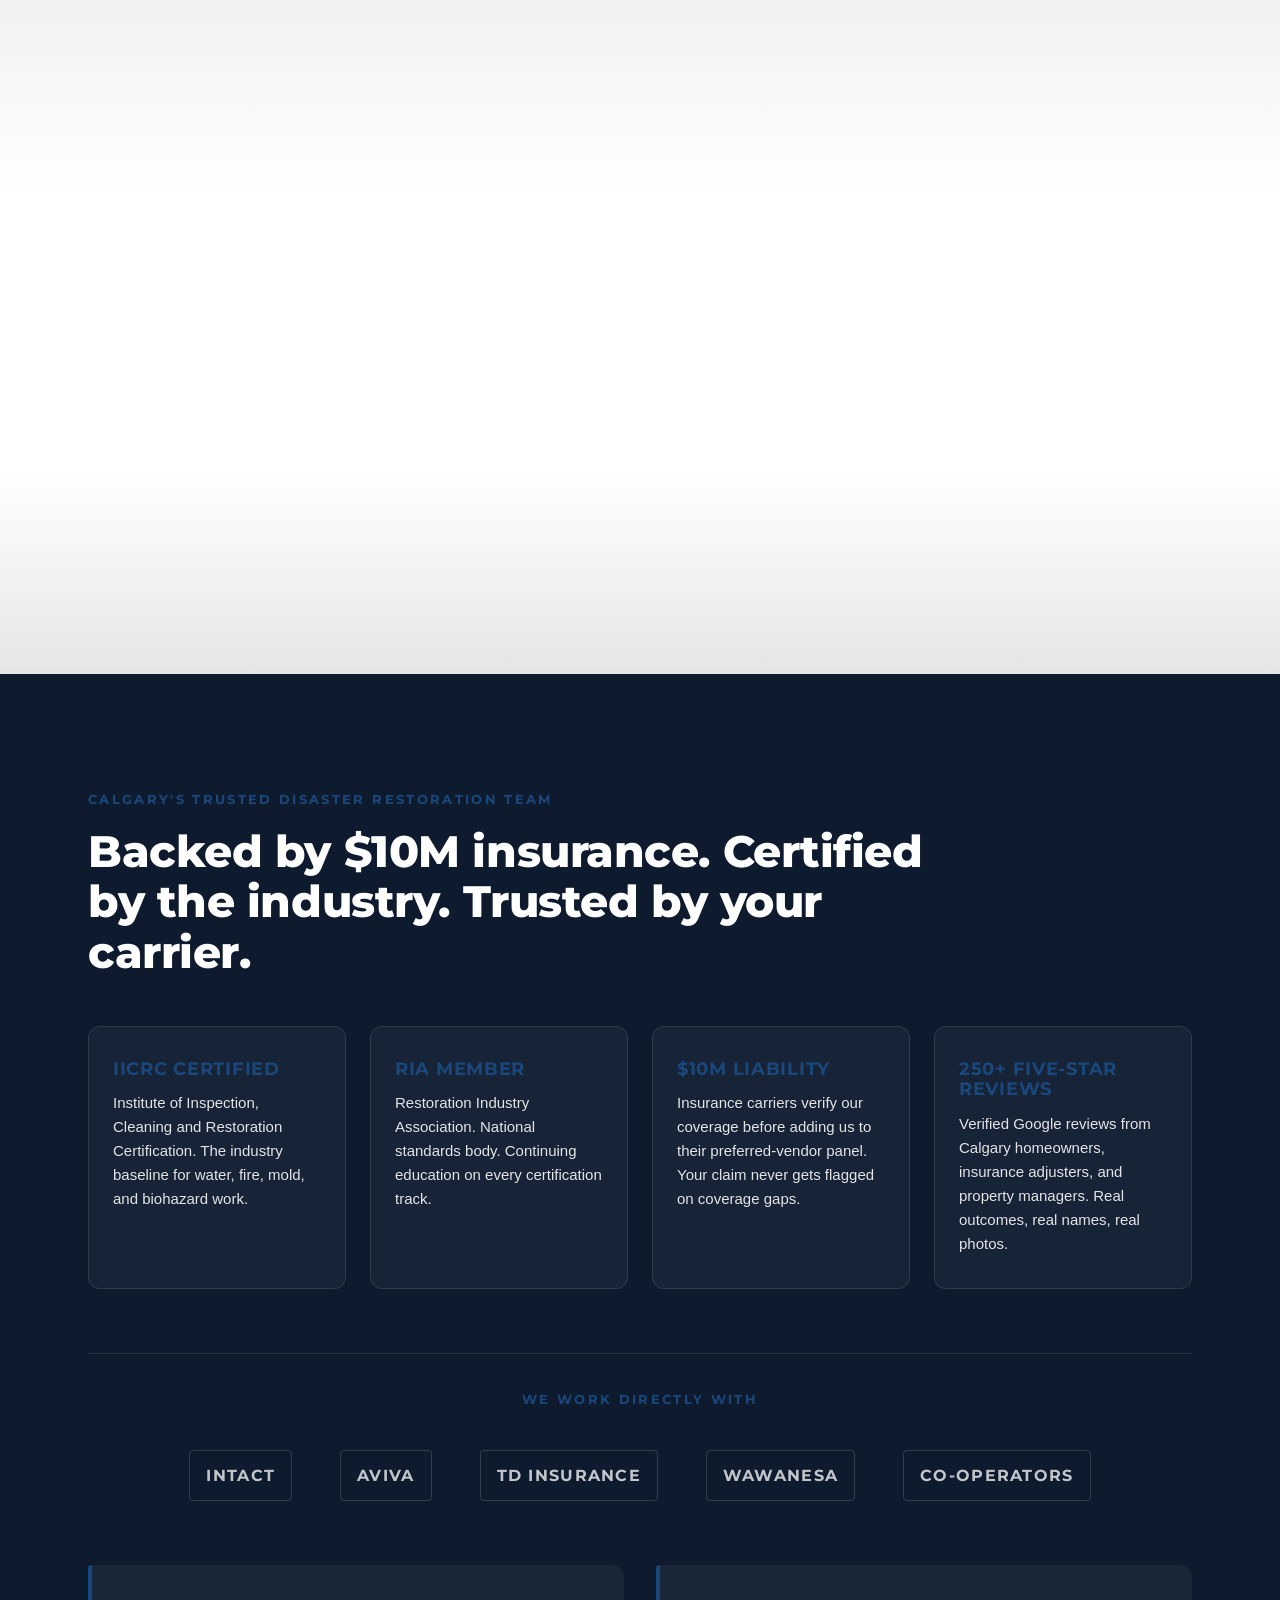
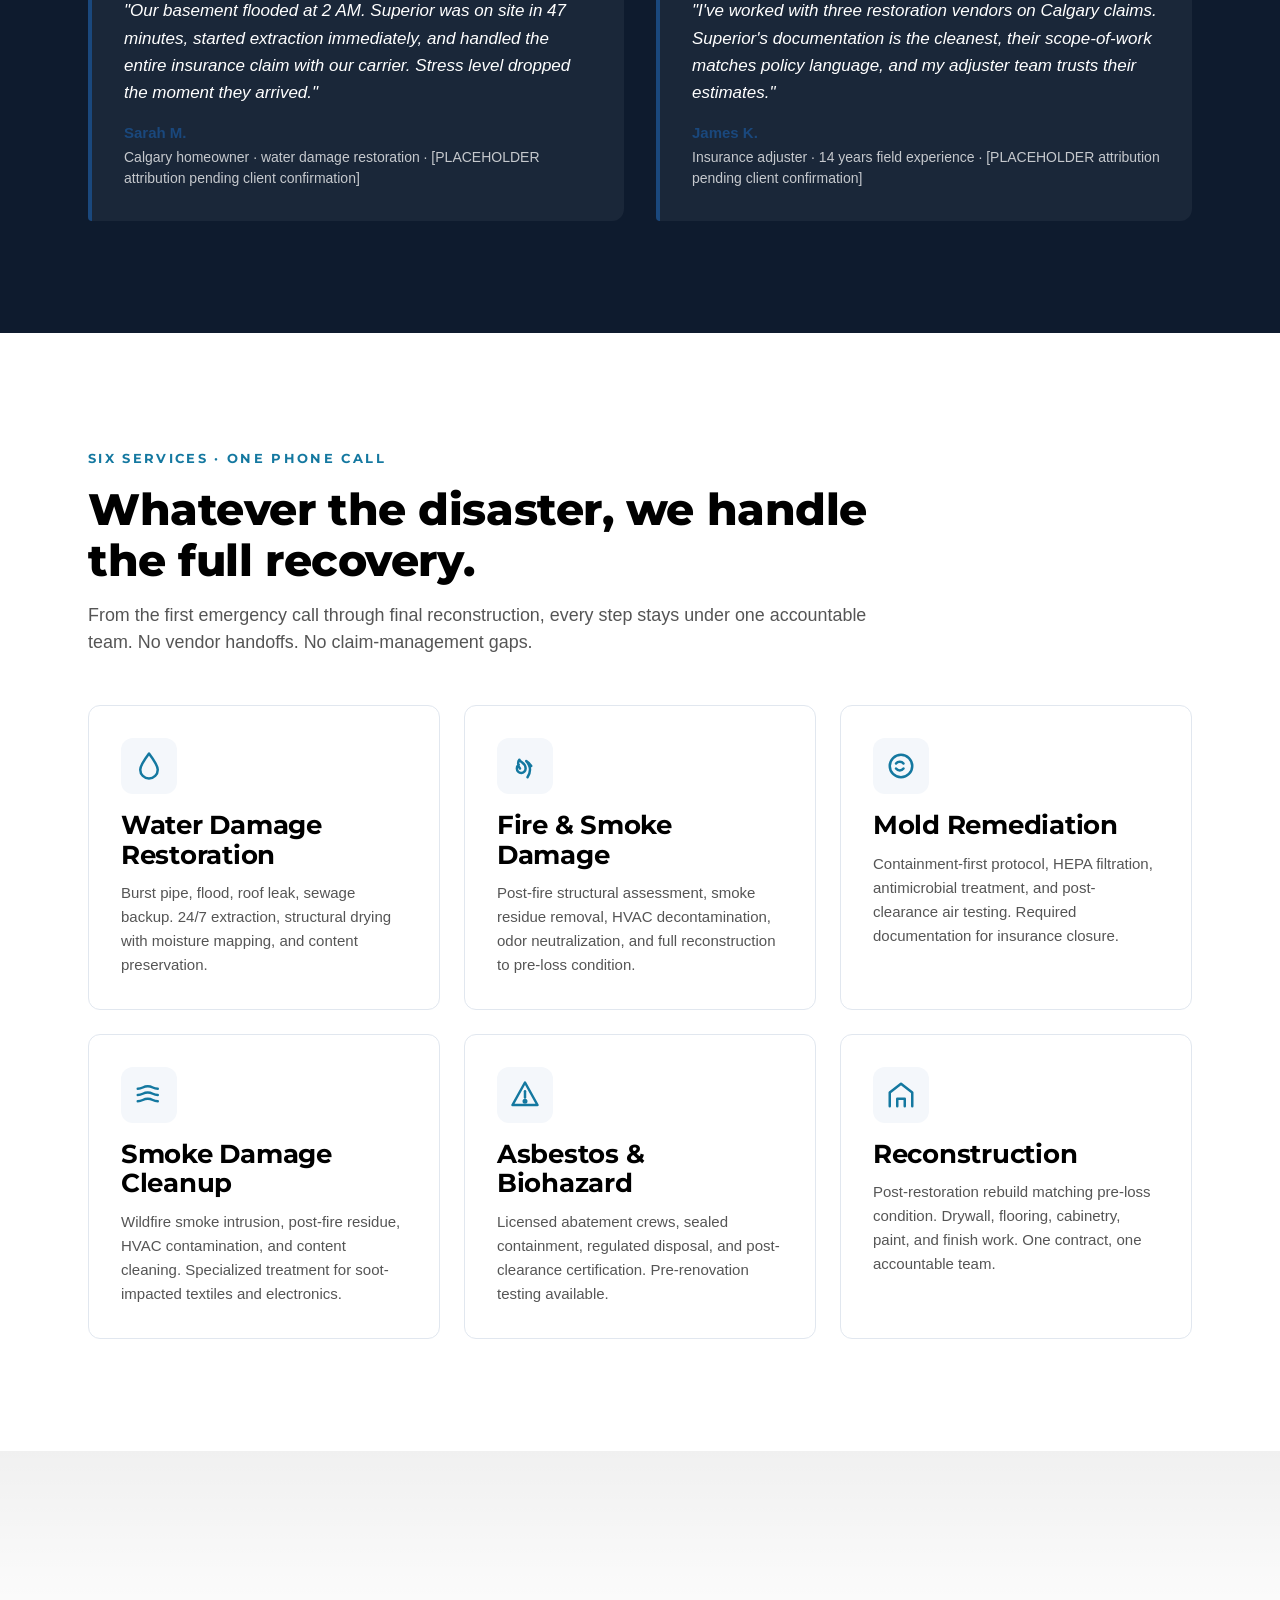
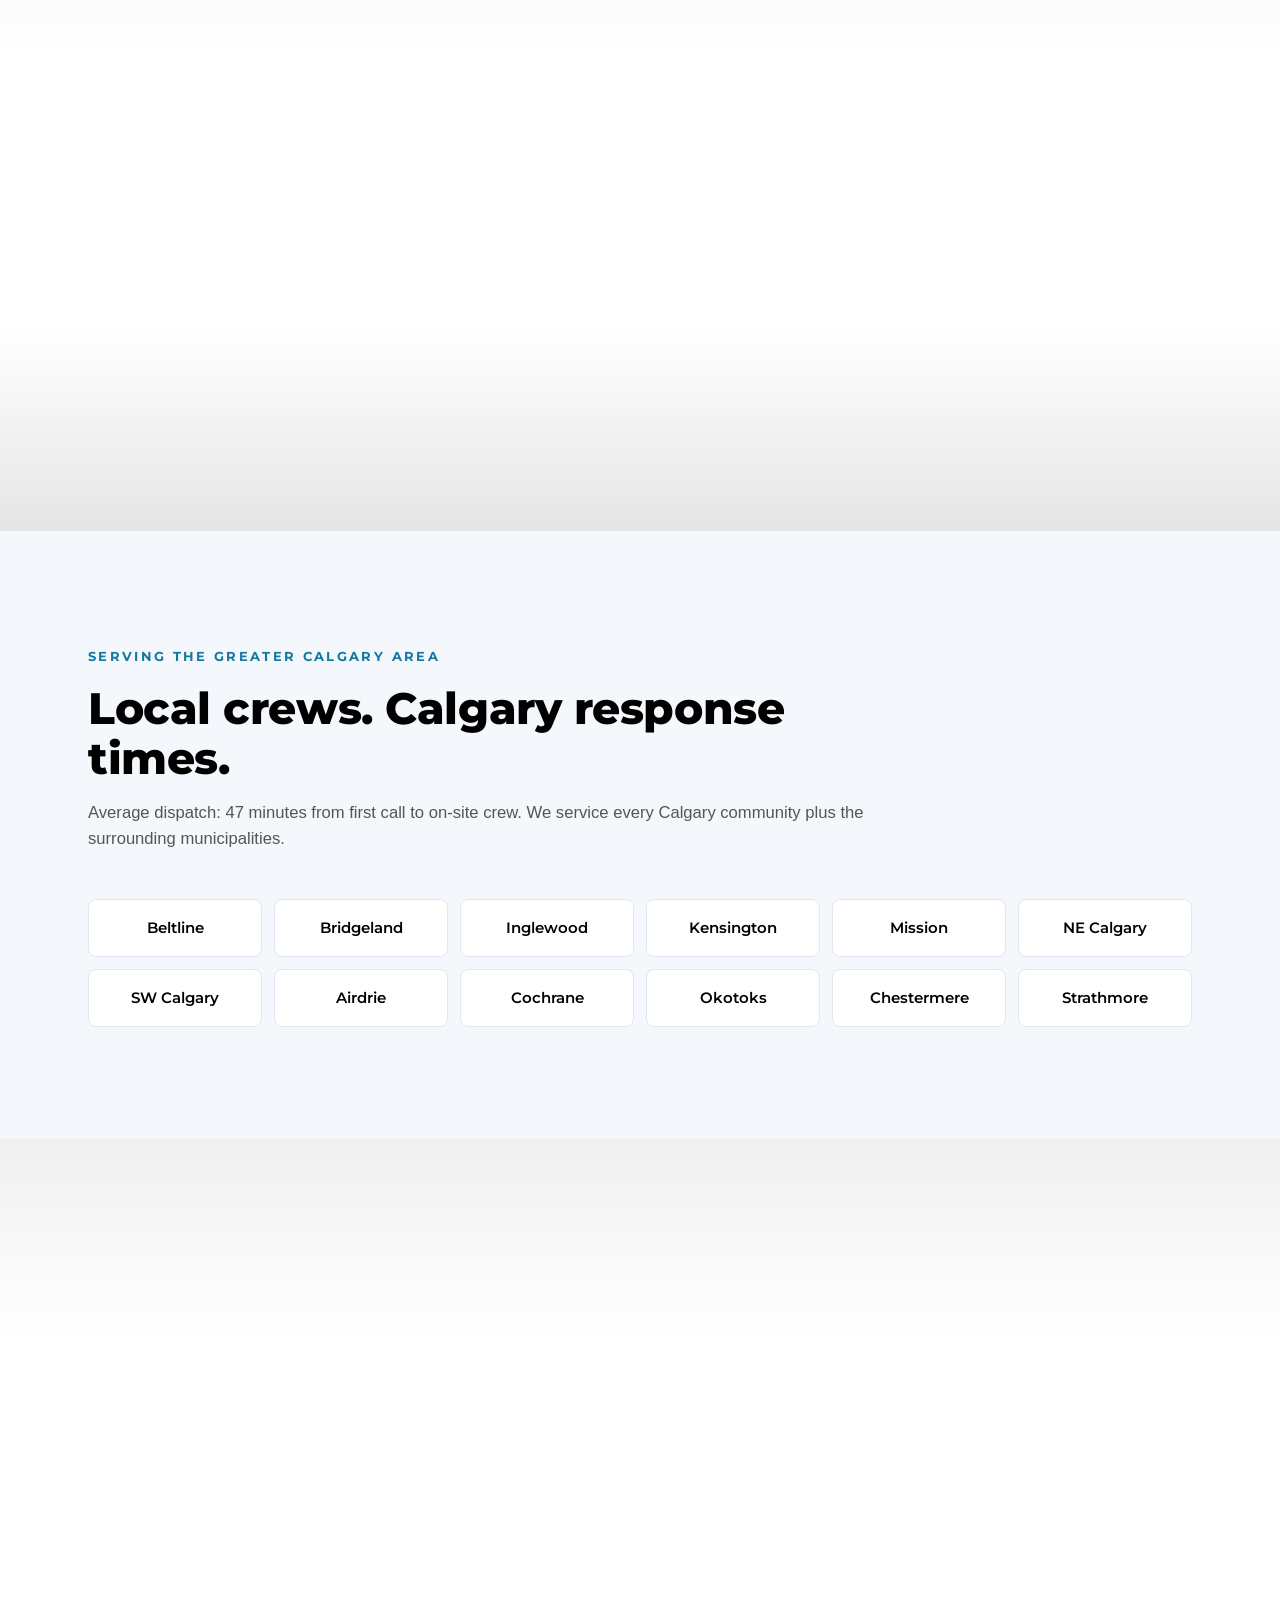
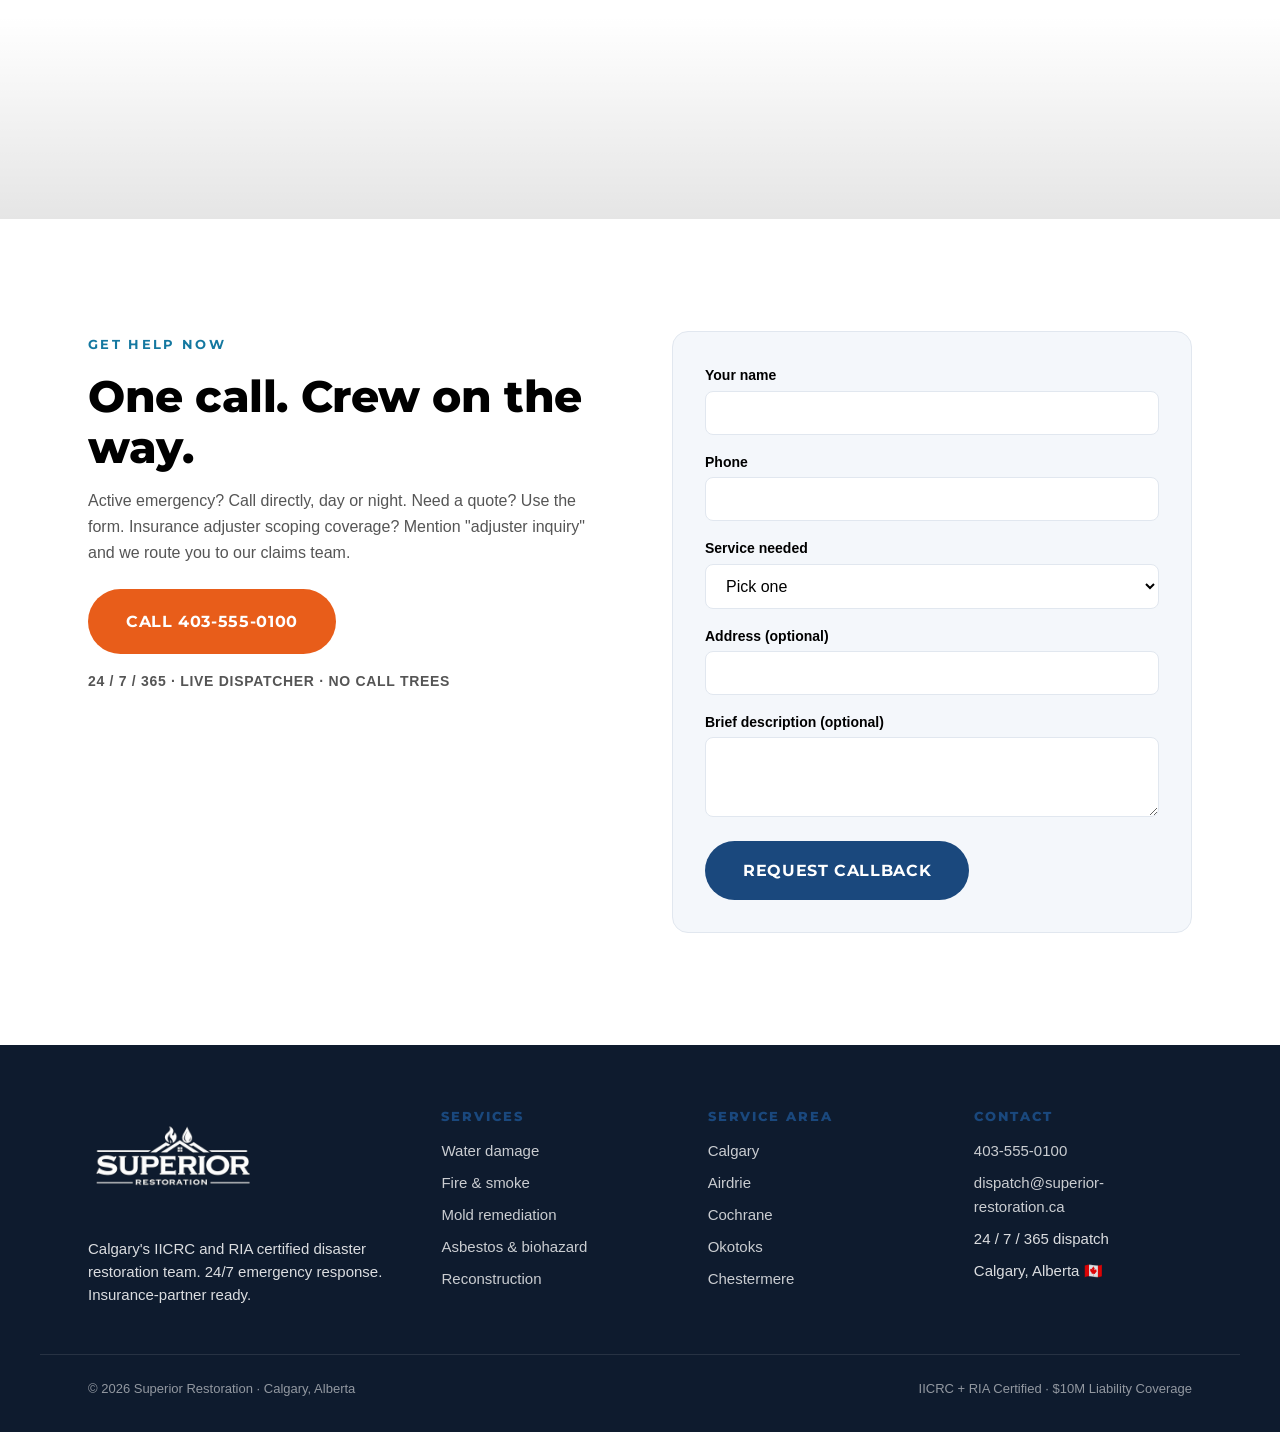
<file: styles/direction-01-fullscreen-hero/light.html>
<!DOCTYPE html>
<!--
  Superior Restoration · Direction 1 · A07 Full-Screen Hero · LIGHT MODE
  S20 skeleton-first build · video hero references sister-brand placeholder
  Fresh Veo restoration-scene loop replaces hero video before deploy (Del review gate per L-024)
-->
<html lang="en" data-mode="light">
<head>
  <meta charset="utf-8">
  <meta name="viewport" content="width=device-width, initial-scale=1">
  <meta name="theme-color" content="#1A487D">

  <title>Calgary's 24/7 Disaster Restoration | Superior Restoration</title>
  <meta name="description" content="Calgary's IICRC + RIA certified disaster restoration team. 24/7 water, fire, mold, and biohazard response. We work directly with your insurance carrier. Call now.">
  <link rel="canonical" href="https://superior-restoration.ca/">

  <!-- Open Graph -->
  <meta property="og:type" content="website">
  <meta property="og:url" content="https://superior-restoration.ca/">
  <meta property="og:title" content="Calgary's 24/7 Disaster Restoration | Superior Restoration">
  <meta property="og:description" content="IICRC + RIA certified. $10M insurance liability. We work directly with your carrier. 24/7 emergency response across Calgary.">
  <meta property="og:image" content="https://superior-restoration.ca/og-image.jpg">

  <!-- Twitter Card -->
  <meta name="twitter:card" content="summary_large_image">
  <meta name="twitter:title" content="Calgary's 24/7 Disaster Restoration | Superior Restoration">
  <meta name="twitter:description" content="IICRC + RIA certified disaster restoration. 24/7 response across Calgary. Insurance-partner ready.">
  <meta name="twitter:image" content="https://superior-restoration.ca/og-image.jpg">

  <!-- Schema.org LocalBusiness -->
  <script type="application/ld+json">
  {
    "@context": "https://schema.org",
    "@type": "LocalBusiness",
    "name": "Superior Restoration",
    "image": "https://superior-restoration.ca/og-image.jpg",
    "url": "https://superior-restoration.ca/",
    "telephone": "+1-403-555-0100",
    "address": {
      "@type": "PostalAddress",
      "addressLocality": "Calgary",
      "addressRegion": "AB",
      "addressCountry": "CA"
    },
    "areaServed": ["Calgary", "Airdrie", "Cochrane", "Okotoks", "Chestermere", "Strathmore"],
    "aggregateRating": {
      "@type": "AggregateRating",
      "ratingValue": "4.9",
      "reviewCount": "250"
    },
    "openingHoursSpecification": {
      "@type": "OpeningHoursSpecification",
      "dayOfWeek": ["Monday","Tuesday","Wednesday","Thursday","Friday","Saturday","Sunday"],
      "opens": "00:00",
      "closes": "23:59"
    }
  }
  </script>

  <link rel="preconnect" href="https://fonts.googleapis.com">
  <link rel="preconnect" href="https://fonts.gstatic.com" crossorigin>
  <link rel="stylesheet" href="light-tokens.css">
  <link rel="stylesheet" href="shared.css">
</head>
<body>

  <!-- HEADER -->
  <header class="site-header">
    <div class="container site-header__inner">
      <a href="/" class="logo-link" aria-label="Superior Restoration home">
        <img src="../../Logos/superior-restoration-logo-color.png" alt="Superior Restoration" loading="eager">
      </a>
      <nav class="site-nav" aria-label="Primary">
        <a href="#services">Services</a>
        <a href="#proof">Credentials</a>
        <a href="#evidence">Service Area</a>
        <a href="#contact">Contact</a>
      </nav>
      <div class="header-actions">
        <a href="tel:+14035550100" class="btn btn-emergency" aria-label="Call emergency line">
          <svg aria-hidden="true" viewBox="0 0 24 24" fill="none" stroke="currentColor" stroke-width="2.5" stroke-linecap="round" stroke-linejoin="round" width="16" height="16"><path d="M22 16.92v3a2 2 0 0 1-2.18 2 19.79 19.79 0 0 1-8.63-3.07 19.5 19.5 0 0 1-6-6 19.79 19.79 0 0 1-3.07-8.67A2 2 0 0 1 4.11 2h3a2 2 0 0 1 2 1.72c.13.96.37 1.9.72 2.81a2 2 0 0 1-.45 2.11L8.09 9.91a16 16 0 0 0 6 6l1.27-1.27a2 2 0 0 1 2.11-.45c.91.35 1.85.59 2.81.72A2 2 0 0 1 22 16.92z"/></svg>
          <span class="btn-label">403-555-0100</span>
        </a>
        <button class="mode-toggle" type="button" aria-label="Toggle light or dark mode">◐</button>
      </div>
    </div>
  </header>

  <main>

    <!-- SECTION 1 · HOOK (Full-screen video hero) -->
    <section class="hero" aria-label="Hero">
      <!--
        SKELETON-FIRST: hero references sister-brand video for local review only.
        Fresh Veo-generated Calgary restoration scene replaces this before deploy.
      -->
      <video class="hero__video" autoplay muted playsinline loop aria-hidden="true"
             poster="../../Images/d01-inline-water.jpg">
        <source src="../../Images/d01-hero-restoration.mp4" type="video/mp4">
      </video>
      <div class="hero__overlay" aria-hidden="true"></div>

      <div class="hero__inner container">
        <div class="hero__copy">
          <span class="eyebrow">Calgary · 24/7 Emergency Response</span>
          <h1>Calgary's 24/7 Disaster Restoration</h1>
          <p class="hero__sub">Water. Fire. Mold. Smoke. Asbestos. Reconstruction. IICRC and RIA certified, working directly with your insurance carrier so you can focus on what matters.</p>
          <div class="hero__cta">
            <a href="tel:+14035550100" class="btn btn-emergency btn-lg">Emergency Response Now</a>
          </div>
          <div class="hero__trust">
            <span>250+ five-star Google reviews</span>
            <span>$10M insurance liability</span>
            <span>IICRC + RIA certified</span>
          </div>
        </div>

        <form class="hero__form-card" aria-label="Quick request form">
          <div>
            <h2>Get help fast</h2>
            <p class="form-lead">No call tree. Real Calgary coordinator on the line. We respond 24/7.</p>
          </div>
          <label>
            <span>Your name</span>
            <input type="text" name="name" required autocomplete="name" placeholder="Jane Smith">
          </label>
          <label>
            <span>Phone</span>
            <input type="tel" name="phone" required autocomplete="tel" placeholder="403-XXX-XXXX">
          </label>
          <label>
            <span>What happened?</span>
            <select name="service" required>
              <option value="">Pick one</option>
              <option>Water damage / flood</option>
              <option>Fire / smoke damage</option>
              <option>Mold remediation</option>
              <option>Asbestos / biohazard</option>
              <option>Reconstruction only</option>
              <option>Insurance adjuster inquiry</option>
            </select>
          </label>
          <button type="submit" class="btn btn-primary">Request callback →</button>
          <div class="form-or"><span>or call now</span></div>
          <div class="form-phone">
            <a href="tel:+14035550100">403-555-0100</a>
            <small>24 / 7 / 365 · Live dispatcher</small>
          </div>
        </form>
      </div>
    </section>

    <!-- SECTION 2 · PROBLEM -->
    <section class="problem">
      <div class="container">
        <div class="problem__head">
          <span class="eyebrow">The Cost of Waiting</span>
          <h2>Every hour you wait, the damage spreads.</h2>
          <p class="problem__lead">Water travels deeper into framing. Smoke residue bonds to surfaces. Mold begins colonizing within 24 to 48 hours. The right move is the fast move.</p>
        </div>
        <div class="problem__grid">
          <div class="problem__cell">
            <h3>Hour 1 to 12</h3>
            <p>Active spread. Water tracks along studs and joists. Smoke residue settles into porous materials. This is the time-sensitive containment window.</p>
          </div>
          <div class="problem__cell">
            <h3>Hour 12 to 48</h3>
            <p>Microbial growth begins. Soft materials absorb permanently. The insurance documentation window starts to close. Action shifts from extraction to remediation.</p>
          </div>
          <div class="problem__cell">
            <h3>Day 3 and beyond</h3>
            <p>Structural compromise. Mold colonies established. Restoration cost multiplies. Reconstruction scope expands across walls, ceilings, flooring, and content.</p>
          </div>
        </div>
      </div>
    </section>

    <!-- Atmospheric band 1 · water extraction -->
    <div class="image-band image-band--water" role="img" aria-label="Professional water extraction equipment in a Calgary home interior"></div>

    <!-- SECTION 3 · PROOF (Sonic Boom reversal — runs BEFORE solution) -->
    <section class="proof" id="proof">
      <div class="container">
        <span class="eyebrow">Calgary's Trusted Disaster Restoration Team</span>
        <h2>Backed by $10M insurance. Certified by the industry. Trusted by your carrier.</h2>

        <div class="proof__grid">
          <div class="proof__credential">
            <h3>IICRC Certified</h3>
            <p>Institute of Inspection, Cleaning and Restoration Certification. The industry baseline for water, fire, mold, and biohazard work.</p>
          </div>
          <div class="proof__credential">
            <h3>RIA Member</h3>
            <p>Restoration Industry Association. National standards body. Continuing education on every certification track.</p>
          </div>
          <div class="proof__credential">
            <h3>$10M Liability</h3>
            <p>Insurance carriers verify our coverage before adding us to their preferred-vendor panel. Your claim never gets flagged on coverage gaps.</p>
          </div>
          <div class="proof__credential">
            <h3>250+ Five-Star Reviews</h3>
            <p>Verified Google reviews from Calgary homeowners, insurance adjusters, and property managers. Real outcomes, real names, real photos.</p>
          </div>
        </div>

        <div class="proof__partners">
          <span class="eyebrow">We Work Directly With</span>
          <div class="partner-row">
            <span class="partner">Intact</span>
            <span class="partner">Aviva</span>
            <span class="partner">TD Insurance</span>
            <span class="partner">Wawanesa</span>
            <span class="partner">Co-operators</span>
          </div>
        </div>

        <div class="proof__testimonials">
          <figure class="testimonial">
            <blockquote>"Our basement flooded at 2 AM. Superior was on site in 47 minutes, started extraction immediately, and handled the entire insurance claim with our carrier. Stress level dropped the moment they arrived."</blockquote>
            <figcaption>
              <strong>Sarah M.</strong>
              Calgary homeowner · water damage restoration · [PLACEHOLDER attribution pending client confirmation]
            </figcaption>
          </figure>
          <figure class="testimonial">
            <blockquote>"I've worked with three restoration vendors on Calgary claims. Superior's documentation is the cleanest, their scope-of-work matches policy language, and my adjuster team trusts their estimates."</blockquote>
            <figcaption>
              <strong>James K.</strong>
              Insurance adjuster · 14 years field experience · [PLACEHOLDER attribution pending client confirmation]
            </figcaption>
          </figure>
        </div>
      </div>
    </section>

    <!-- SECTION 4 · SOLUTION (6-service grid) -->
    <section class="services" id="services">
      <div class="container">
        <div class="services__head">
          <span class="eyebrow">Six Services · One Phone Call</span>
          <h2>Whatever the disaster, we handle the full recovery.</h2>
          <p class="problem__lead">From the first emergency call through final reconstruction, every step stays under one accountable team. No vendor handoffs. No claim-management gaps.</p>
        </div>
        <div class="services__grid">
          <article class="service-card">
            <div class="service-icon" aria-hidden="true">
              <svg viewBox="0 0 24 24" fill="none" stroke="currentColor" stroke-width="2" stroke-linecap="round" stroke-linejoin="round"><path d="M12 2c4.5 6 7 10 7 13a7 7 0 1 1-14 0c0-3 2.5-7 7-13z"/></svg>
            </div>
            <h3>Water Damage Restoration</h3>
            <p>Burst pipe, flood, roof leak, sewage backup. 24/7 extraction, structural drying with moisture mapping, and content preservation.</p>
          </article>
          <article class="service-card">
            <div class="service-icon" aria-hidden="true">
              <svg viewBox="0 0 24 24" fill="none" stroke="currentColor" stroke-width="2" stroke-linecap="round" stroke-linejoin="round"><path d="M8 14s-1.5-2-1.5-4 1-3 1-3 .5 1 2 2 3 3 3 5a3.5 3.5 0 0 1-7 0c0-2 1.5-3 1.5-3"/><path d="M14 21s2-3 2-6c0-4-3-7-3-7s2 1 4 4"/></svg>
            </div>
            <h3>Fire &amp; Smoke Damage</h3>
            <p>Post-fire structural assessment, smoke residue removal, HVAC decontamination, odor neutralization, and full reconstruction to pre-loss condition.</p>
          </article>
          <article class="service-card">
            <div class="service-icon" aria-hidden="true">
              <svg viewBox="0 0 24 24" fill="none" stroke="currentColor" stroke-width="2" stroke-linecap="round" stroke-linejoin="round"><circle cx="12" cy="12" r="9"/><path d="M8 10c1.5-2 4.5-2 6 0M8 14c1.5 2 4.5 2 6 0"/></svg>
            </div>
            <h3>Mold Remediation</h3>
            <p>Containment-first protocol, HEPA filtration, antimicrobial treatment, and post-clearance air testing. Required documentation for insurance closure.</p>
          </article>
          <article class="service-card">
            <div class="service-icon" aria-hidden="true">
              <svg viewBox="0 0 24 24" fill="none" stroke="currentColor" stroke-width="2" stroke-linecap="round" stroke-linejoin="round"><path d="M3 7c4 0 4-2 8-2s4 2 8 2M3 12c4 0 4-2 8-2s4 2 8 2M3 17c4 0 4-2 8-2s4 2 8 2"/></svg>
            </div>
            <h3>Smoke Damage Cleanup</h3>
            <p>Wildfire smoke intrusion, post-fire residue, HVAC contamination, and content cleaning. Specialized treatment for soot-impacted textiles and electronics.</p>
          </article>
          <article class="service-card">
            <div class="service-icon" aria-hidden="true">
              <svg viewBox="0 0 24 24" fill="none" stroke="currentColor" stroke-width="2" stroke-linecap="round" stroke-linejoin="round"><polygon points="12 2 22 20 2 20 12 2"/><line x1="12" y1="9" x2="12" y2="14"/><circle cx="12" cy="17" r="1"/></svg>
            </div>
            <h3>Asbestos &amp; Biohazard</h3>
            <p>Licensed abatement crews, sealed containment, regulated disposal, and post-clearance certification. Pre-renovation testing available.</p>
          </article>
          <article class="service-card">
            <div class="service-icon" aria-hidden="true">
              <svg viewBox="0 0 24 24" fill="none" stroke="currentColor" stroke-width="2" stroke-linecap="round" stroke-linejoin="round"><path d="M3 21V10l9-7 9 7v11"/><path d="M9 21v-6h6v6"/></svg>
            </div>
            <h3>Reconstruction</h3>
            <p>Post-restoration rebuild matching pre-loss condition. Drywall, flooring, cabinetry, paint, and finish work. One contract, one accountable team.</p>
          </article>
        </div>
      </div>
    </section>

    <!-- Atmospheric band 2 · mold containment -->
    <div class="image-band image-band--mold" role="img" aria-label="Professional mold remediation containment setup in a Calgary basement"></div>

    <!-- SECTION 5 · EVIDENCE (Calgary service area) -->
    <section class="evidence" id="evidence">
      <div class="container">
        <div class="evidence__head">
          <span class="eyebrow">Serving the Greater Calgary Area</span>
          <h2>Local crews. Calgary response times.</h2>
          <p class="evidence__lead">Average dispatch: 47 minutes from first call to on-site crew. We service every Calgary community plus the surrounding municipalities.</p>
        </div>
        <div class="evidence__locations">
          <a href="#">Beltline</a>
          <a href="#">Bridgeland</a>
          <a href="#">Inglewood</a>
          <a href="#">Kensington</a>
          <a href="#">Mission</a>
          <a href="#">NE Calgary</a>
          <a href="#">SW Calgary</a>
          <a href="#">Airdrie</a>
          <a href="#">Cochrane</a>
          <a href="#">Okotoks</a>
          <a href="#">Chestermere</a>
          <a href="#">Strathmore</a>
        </div>
      </div>
    </section>

    <!-- Atmospheric band 3 · thermal assessment -->
    <div class="image-band image-band--thermal" role="img" aria-label="Professional thermal imaging assessment of fire damage in a Calgary home"></div>

    <!-- SECTION 6 · ACTION (Contact) -->
    <section class="action" id="contact">
      <div class="container">
        <div class="action__grid">
          <div class="action__copy">
            <span class="eyebrow">Get Help Now</span>
            <h2>One call. Crew on the way.</h2>
            <p>Active emergency? Call directly, day or night. Need a quote? Use the form. Insurance adjuster scoping coverage? Mention "adjuster inquiry" and we route you to our claims team.</p>
            <a href="tel:+14035550100" class="btn btn-emergency btn-lg">Call 403-555-0100</a>
            <p class="action__hours">24 / 7 / 365 · Live dispatcher · No call trees</p>
          </div>
          <form class="action__form" aria-label="Quote request form">
            <label>
              <span>Your name</span>
              <input type="text" name="name" required autocomplete="name">
            </label>
            <label>
              <span>Phone</span>
              <input type="tel" name="phone" required autocomplete="tel">
            </label>
            <label>
              <span>Service needed</span>
              <select name="service" required>
                <option value="">Pick one</option>
                <option>Water damage</option>
                <option>Fire or smoke</option>
                <option>Mold remediation</option>
                <option>Asbestos or biohazard</option>
                <option>Reconstruction</option>
                <option>Insurance adjuster inquiry</option>
              </select>
            </label>
            <label>
              <span>Address (optional)</span>
              <input type="text" name="address" autocomplete="street-address">
            </label>
            <label>
              <span>Brief description (optional)</span>
              <textarea name="message" rows="3"></textarea>
            </label>
            <button type="submit" class="btn btn-primary btn-lg">Request Callback</button>
          </form>
        </div>
      </div>
    </section>

  </main>

  <!-- FOOTER -->
  <footer class="site-footer">
    <div class="container site-footer__inner">
      <div class="site-footer__brand">
        <img src="../../Logos/superior-restoration-logo-white.png" alt="Superior Restoration" loading="lazy">
        <p>Calgary's IICRC and RIA certified disaster restoration team. 24/7 emergency response. Insurance-partner ready.</p>
      </div>
      <div class="footer-col">
        <h4>Services</h4>
        <ul>
          <li><a href="#services">Water damage</a></li>
          <li><a href="#services">Fire &amp; smoke</a></li>
          <li><a href="#services">Mold remediation</a></li>
          <li><a href="#services">Asbestos &amp; biohazard</a></li>
          <li><a href="#services">Reconstruction</a></li>
        </ul>
      </div>
      <div class="footer-col">
        <h4>Service Area</h4>
        <ul>
          <li><a href="#evidence">Calgary</a></li>
          <li><a href="#evidence">Airdrie</a></li>
          <li><a href="#evidence">Cochrane</a></li>
          <li><a href="#evidence">Okotoks</a></li>
          <li><a href="#evidence">Chestermere</a></li>
        </ul>
      </div>
      <div class="footer-col">
        <h4>Contact</h4>
        <ul>
          <li><a href="tel:+14035550100">403-555-0100</a></li>
          <li><a href="mailto:dispatch@superior-restoration.ca">dispatch@superior-restoration.ca</a></li>
          <li>24 / 7 / 365 dispatch</li>
          <li>Calgary, Alberta 🇨🇦</li>
        </ul>
      </div>
    </div>
    <div class="container site-footer__bottom">
      <span>© 2026 Superior Restoration · Calgary, Alberta</span>
      <span>IICRC + RIA Certified · $10M Liability Coverage</span>
    </div>
  </footer>

  <!-- Sticky mobile bottom CTA bar (Hard Constraint #10) -->
  <div class="sticky-mobile-cta" aria-hidden="false">
    <a href="tel:+14035550100" class="btn btn-emergency">Call 403-555-0100</a>
  </div>

  <!-- Back to top -->
  <button class="back-to-top" type="button" aria-label="Back to top">
    <svg viewBox="0 0 24 24" fill="none" stroke="currentColor" stroke-width="2.5" stroke-linecap="round" stroke-linejoin="round" aria-hidden="true">
      <path d="M12 19V5M5 12l7-7 7 7"/>
    </svg>
  </button>

  <script>
    // Mode toggle (persists via localStorage)
    (function(){
      const KEY = 'sr-mode';
      const root = document.documentElement;
      const btn = document.querySelector('.mode-toggle');
      const saved = localStorage.getItem(KEY);
      if (saved === 'light' || saved === 'dark') {
        // Redirect to the matching file if user previously chose the opposite mode
        const wantDark = saved === 'dark';
        const onDarkPage = location.pathname.endsWith('dark.html');
        if (wantDark && !onDarkPage) location.replace('dark.html');
        if (!wantDark && onDarkPage) location.replace('light.html');
      }
      if (btn) {
        btn.addEventListener('click', () => {
          const onDark = location.pathname.endsWith('dark.html');
          localStorage.setItem(KEY, onDark ? 'light' : 'dark');
          location.href = onDark ? 'light.html' : 'dark.html';
        });
      }
    })();

    // Back-to-top scroll behavior
    (function(){
      const btn = document.querySelector('.back-to-top');
      if (!btn) return;
      const reduced = window.matchMedia('(prefers-reduced-motion: reduce)').matches;
      const onScroll = () => btn.classList.toggle('visible', window.scrollY > 600);
      btn.addEventListener('click', () => {
        window.scrollTo({ top: 0, behavior: reduced ? 'auto' : 'smooth' });
      });
      window.addEventListener('scroll', onScroll, { passive: true });
      onScroll();
    })();
  </script>

</body>
</html>
</file>
<file: styles/direction-01-fullscreen-hero/dark-tokens.css>
/* Direction 1 · Full-Screen Hero · DARK MODE TOKENS
   Per clients/ltl/superior-restoration/STYLE-GUIDE.md Section 1
   Inverted register — deep navy bg, light text, sky accent moves to primary.
*/

:root[data-mode="dark"] {
  /* FILL tokens (inverted) */
  --color-primary:        #5F90DA;   /* sky accent becomes primary on dark */
  --color-primary-mid:    #1A487D;
  --color-accent:         #1A487D;   /* navy becomes decorative on dark */

  /* TEXT tokens */
  --color-primary-dk:     #5F90DA;   /* light sky reads on deep navy bg */

  /* Neutral tokens */
  --color-bg:             #0E1B2E;   /* deep navy primary surface */
  --color-bg-soft:        #142640;   /* alt section bg */
  --color-bg-deep:        #07101C;   /* deeper sections (inverted from light's deep-on-white) */
  --color-ink:            #FFFFFF;
  --color-ink-on-deep:    #FFFFFF;
  --color-ink-mute:       #B8C4D4;
  --color-line:           #1F3454;

  /* Functional — accent = logo orange brightened for dark bg, keeps 4.5:1+ */
  --color-emergency:      #F47A3A;
  --color-emergency-hover:#E66427;
  --color-success:        #4ADE80;

  /* Hero form-card tokens (mode-aware contrast) */
  --form-card-bg:         rgba(20,38,64,0.92);     /* navy card on dark hero · readable */
  --form-card-text:       #FFFFFF;
  --form-card-mute:       #B8C4D4;
  --form-input-bg:        rgba(7,16,28,0.85);      /* deeper navy field bg */
  --form-input-text:      #FFFFFF;
  --form-input-border:    rgba(255,255,255,0.18);
  --form-shadow:          0 24px 60px rgba(0,0,0,0.55);

  /* Hero overlay (lighter scrim on dark register — video is darker subject) */
  --hero-overlay:         linear-gradient(180deg, rgba(7,16,28,0.45) 0%, rgba(7,16,28,0.70) 70%, rgba(7,16,28,0.85) 100%);

  /* Section padding (shared with light) */
  --section-y-mobile:     4rem;
  --section-y-desktop:    7rem;
  --section-x:            clamp(1.5rem, 4vw, 3rem);

  /* Container widths */
  --container-default:    1200px;
  --container-narrow:     720px;

  /* Spacing scale */
  --space-xxs: 0.25rem;
  --space-xs:  0.5rem;
  --space-sm:  0.75rem;
  --space-md:  1rem;
  --space-lg:  1.5rem;
  --space-xl:  2rem;
  --space-xxl: 3rem;
  --space-3xl: 4rem;

  /* Type */
  --font-heading: 'Montserrat', 'Arial', sans-serif;
  --font-body:    'Arial', 'Helvetica Neue', sans-serif;

  /* Easing */
  --ease-emph:   cubic-bezier(0.2, 0.7, 0.2, 1);
}
</file>
<file: styles/direction-01-fullscreen-hero/shared.css>
/* Direction 1 · Full-Screen Hero · SHARED STRUCTURE
   Layout · components · typography · interactions
   Mode-agnostic — tokens swap via light-tokens.css / dark-tokens.css
   Per clients/ltl/superior-restoration/STYLE-GUIDE.md (Sonic Boom 6-section + 10 hard constraints)
*/

@import url('https://fonts.googleapis.com/css2?family=Montserrat:wght@400;500;600;700;800;900&display=swap');

/* ---------- Base ---------- */
*, *::before, *::after { box-sizing: border-box; }
html { scroll-behavior: smooth; }
body {
  margin: 0;
  font-family: var(--font-body);
  font-size: clamp(1rem, 1.1vw, 1.0625rem);
  line-height: 1.6;
  color: var(--color-ink);
  background: var(--color-bg);
  -webkit-font-smoothing: antialiased;
  transition: background 200ms var(--ease-emph), color 200ms var(--ease-emph);
}
img, svg, video { display: block; max-width: 100%; }

a { color: var(--color-primary-dk); text-decoration: none; }
a:hover { text-decoration: underline; text-underline-offset: 3px; }

h1, h2, h3, h4 {
  font-family: var(--font-heading);
  font-weight: 800;
  line-height: 1.15;
  margin: 0;
  color: var(--color-ink);
  letter-spacing: -0.01em;
}
h1 { font-size: clamp(2.25rem, 5.5vw, 4rem); font-weight: 900; }
h2 { font-size: clamp(1.875rem, 4vw, 2.75rem); font-weight: 800; }
h3 { font-size: clamp(1.25rem, 2vw, 1.625rem); font-weight: 700; }
p { margin: 0; }

.eyebrow {
  display: inline-block;
  font-family: var(--font-heading);
  font-size: 0.8125rem;
  font-weight: 700;
  letter-spacing: 0.18em;
  text-transform: uppercase;
  color: var(--color-primary-dk);
  margin-bottom: var(--space-md);
}

.container {
  width: 100%;
  max-width: var(--container-default);
  margin: 0 auto;
  padding-left: var(--section-x);
  padding-right: var(--section-x);
}

section {
  padding-top: var(--section-y-mobile);
  padding-bottom: var(--section-y-mobile);
}
@media (min-width: 768px) {
  section { padding-top: var(--section-y-desktop); padding-bottom: var(--section-y-desktop); }
}

/* ---------- Buttons (pill, ≥100px radius per Hard Constraint #9) ---------- */
.btn {
  display: inline-flex;
  align-items: center;
  justify-content: center;
  gap: var(--space-xs);
  padding: 0.9rem 1.75rem;
  min-height: 48px;
  border-radius: 100px;
  font-family: var(--font-heading);
  font-weight: 700;
  font-size: 0.9375rem;
  letter-spacing: 0.04em;
  text-transform: uppercase;
  text-decoration: none;
  border: 2px solid transparent;
  cursor: pointer;
  transition: background 200ms var(--ease-emph), color 200ms var(--ease-emph),
              transform 200ms var(--ease-emph), border-color 200ms var(--ease-emph);
}
.btn:hover { text-decoration: none; transform: translateY(-1px); }
.btn:focus-visible { outline: 2px solid var(--color-primary-dk); outline-offset: 3px; }

.btn-primary {
  background: var(--color-primary);
  color: #fff;
}
.btn-primary:hover { background: var(--color-primary-mid); }

.btn-emergency {
  background: var(--color-emergency);
  color: #fff;
}
.btn-emergency:hover { background: var(--color-emergency-hover); }

.btn-outline {
  background: transparent;
  color: #fff;
  border-color: rgba(255,255,255,0.65);
}
.btn-outline:hover { background: rgba(255,255,255,0.12); border-color: #fff; }

.btn-lg { padding: 1.1rem 2.25rem; font-size: 1rem; }

/* ---------- Header ---------- */
.site-header {
  position: sticky;
  top: 0;
  z-index: 50;
  background: var(--color-bg);
  border-bottom: 1px solid var(--color-line);
  transition: background 200ms var(--ease-emph), border-color 200ms var(--ease-emph);
}
.site-header__inner {
  display: flex;
  align-items: center;
  gap: var(--space-lg);
  padding-top: var(--space-md);
  padding-bottom: var(--space-md);
}
.logo-link { display: inline-flex; align-items: center; }
.logo-link img { height: 96px; width: auto; }
@media (max-width: 1024px) {
  .logo-link img { height: 80px; }
}
@media (max-width: 767px) {
  .logo-link img { height: 64px; }
}

.site-nav {
  display: none;
  gap: var(--space-xl);
  margin-left: auto;
}
@media (min-width: 1024px) {
  .site-nav { display: flex; }
}
.site-nav a {
  font-family: var(--font-heading);
  font-weight: 600;
  font-size: 0.875rem;
  letter-spacing: 0.05em;
  text-transform: uppercase;
  color: var(--color-ink);
  padding: var(--space-xs) 0;
}
.site-nav a:hover { color: var(--color-primary-dk); text-decoration: none; }

.header-actions {
  display: flex;
  align-items: center;
  gap: var(--space-md);
  margin-left: auto;
}
@media (min-width: 1024px) {
  .header-actions { margin-left: 0; }
}
.header-actions .btn-emergency { padding: 0.65rem 1.25rem; font-size: 0.8125rem; min-height: 40px; }
@media (max-width: 640px) {
  .header-actions .btn-emergency span.btn-label { display: none; }
}

.mode-toggle {
  display: inline-flex;
  align-items: center;
  justify-content: center;
  width: 40px; height: 40px;
  border-radius: 50%;
  background: transparent;
  border: 1px solid var(--color-line);
  color: var(--color-ink);
  font-size: 1.125rem;
  cursor: pointer;
  transition: background 200ms var(--ease-emph), border-color 200ms var(--ease-emph);
}
.mode-toggle:hover { background: var(--color-bg-soft); border-color: var(--color-primary-dk); }
.mode-toggle:focus-visible { outline: 2px solid var(--color-primary-dk); outline-offset: 3px; }

/* ---------- SECTION 1: HOOK (Full-screen hero) ---------- */
.hero {
  position: relative;
  overflow: hidden;
  min-height: 88vh;
  display: flex;
  align-items: center;
  color: #fff;
  padding-top: clamp(4rem, 8vh, 6rem);
  padding-bottom: clamp(4rem, 8vh, 6rem);
}
.hero__video {
  position: absolute;
  inset: 0;
  width: 100%;
  height: 100%;
  object-fit: cover;
  z-index: 0;
}
.hero__overlay {
  position: absolute;
  inset: 0;
  background: var(--hero-overlay);
  z-index: 1;
  pointer-events: none;
}
.hero__inner {
  position: relative;
  z-index: 2;
  display: grid;
  grid-template-columns: 1fr;
  gap: var(--space-xxl);
  align-items: center;
  width: 100%;
}
@media (min-width: 960px) {
  .hero__inner {
    grid-template-columns: minmax(0, 1.1fr) minmax(0, 0.9fr);
    gap: var(--space-3xl);
  }
}
.hero__copy { max-width: 600px; }
.hero__form-card {
  background: var(--form-card-bg);
  border-radius: 16px;
  padding: var(--space-xl);
  box-shadow: var(--form-shadow);
  color: var(--form-card-text);
  backdrop-filter: blur(6px);
  -webkit-backdrop-filter: blur(6px);
  display: grid;
  gap: var(--space-md);
}
.hero__form-card h2 {
  font-size: clamp(1.375rem, 2vw, 1.625rem);
  margin: 0 0 var(--space-xxs);
  color: var(--form-card-text);
}
.hero__form-card .form-lead {
  font-size: 0.875rem;
  color: var(--form-card-mute);
  margin: 0 0 var(--space-xs);
  line-height: 1.5;
}
.hero__form-card label {
  display: grid; gap: 4px;
  font-size: 0.75rem;
  font-weight: 700;
  letter-spacing: 0.08em;
  text-transform: uppercase;
  color: var(--form-card-mute);
}
.hero__form-card input,
.hero__form-card select {
  font-family: var(--font-body);
  font-size: 0.9375rem;
  padding: 0.75rem 0.9rem;
  border: 1px solid var(--form-input-border);
  border-radius: 8px;
  background: var(--form-input-bg);
  color: var(--form-input-text);
}
.hero__form-card input::placeholder,
.hero__form-card select::placeholder {
  color: var(--form-card-mute);
  opacity: 0.7;
}
.hero__form-card input:focus,
.hero__form-card select:focus {
  outline: none;
  border-color: var(--color-primary);
  box-shadow: 0 0 0 3px rgba(95,144,218,0.25);
}
.hero__form-card .btn { width: 100%; margin-top: var(--space-xs); }
.hero__form-card .form-or {
  display: flex; align-items: center; gap: var(--space-xs);
  font-size: 0.75rem;
  letter-spacing: 0.1em;
  text-transform: uppercase;
  color: var(--color-ink-mute);
  font-weight: 700;
  margin: var(--space-xs) 0;
}
.hero__form-card .form-or::before,
.hero__form-card .form-or::after {
  content: ""; flex: 1; height: 1px; background: var(--color-line);
}
.hero__form-card .form-phone {
  text-align: center;
  font-family: var(--font-heading);
  font-weight: 800;
  font-size: 1.125rem;
  color: var(--color-ink);
}
.hero__form-card .form-phone a { color: inherit; }
.hero__form-card .form-phone a:hover { color: var(--color-primary-dk); text-decoration: none; }
.hero__form-card .form-phone small {
  display: block;
  font-family: var(--font-body);
  font-size: 0.6875rem;
  letter-spacing: 0.1em;
  text-transform: uppercase;
  color: var(--color-ink-mute);
  font-weight: 700;
  margin-top: 2px;
}
.hero .eyebrow {
  color: #fff;
  opacity: 0.92;
}
.hero h1 {
  color: #fff;
  margin-bottom: var(--space-lg);
  text-shadow: 0 2px 24px rgba(0,0,0,0.4);
}
.hero__sub {
  font-size: clamp(1.0625rem, 1.6vw, 1.25rem);
  line-height: 1.55;
  max-width: 620px;
  margin-bottom: var(--space-xl);
  color: #fff;
  text-shadow: 0 1px 12px rgba(0,0,0,0.45);
}
.hero__cta {
  display: flex;
  flex-wrap: wrap;
  gap: var(--space-md);
  margin-bottom: var(--space-xxl);
}
.hero__trust {
  display: flex;
  flex-wrap: wrap;
  gap: var(--space-lg) var(--space-xl);
  font-size: 0.875rem;
  font-weight: 600;
  letter-spacing: 0.05em;
  color: rgba(255,255,255,0.92);
}
.hero__trust span {
  display: inline-flex;
  align-items: center;
  gap: var(--space-xs);
}
.hero__trust span::before {
  content: "";
  width: 6px; height: 6px;
  border-radius: 50%;
  background: var(--color-primary);
  display: inline-block;
}

/* Fallback when motion is suppressed */
@media (prefers-reduced-motion: reduce) {
  .hero__video { display: none; }
  .hero {
    background-image: linear-gradient(135deg, var(--color-bg-deep) 0%, var(--color-primary) 100%);
  }
}

/* ---------- SECTION 2: PROBLEM ---------- */
.problem {
  background: var(--color-bg);
}
.problem__head {
  max-width: 780px;
  margin-bottom: var(--space-xxl);
}
.problem h2 { margin-bottom: var(--space-md); }
.problem__lead {
  font-size: clamp(1.0625rem, 1.4vw, 1.1875rem);
  color: var(--color-ink-mute);
  line-height: 1.55;
}
.problem__grid {
  display: grid;
  grid-template-columns: repeat(auto-fit, minmax(260px, 1fr));
  gap: var(--space-lg);
}
.problem__cell {
  padding: var(--space-xl) var(--space-lg);
  background: var(--color-bg-soft);
  border-left: 4px solid var(--color-emergency);
  border-radius: 4px 12px 12px 4px;
}
.problem__cell h3 {
  font-size: 1.0625rem;
  letter-spacing: 0.05em;
  text-transform: uppercase;
  color: var(--color-emergency);
  margin-bottom: var(--space-sm);
}
.problem__cell p {
  font-size: 0.9375rem;
  color: var(--color-ink);
  line-height: 1.55;
}

/* ---------- Atmospheric image bands (between sections) — parallax + cinematic ---------- */
.image-band {
  position: relative;
  width: 100%;
  height: clamp(420px, 55vw, 680px);
  background-size: cover;
  background-position: center center;
  background-attachment: fixed;  /* parallax effect on desktop */
  overflow: hidden;
}
.image-band::after {
  content: "";
  position: absolute;
  inset: 0;
  background: linear-gradient(180deg,
    rgba(0,0,0,0.06) 0%,
    rgba(0,0,0,0) 30%,
    rgba(0,0,0,0) 70%,
    rgba(0,0,0,0.10) 100%);
  pointer-events: none;
}
.image-band--water  { background-image: url('../../Images/d01-inline-water.jpg'); }
.image-band--mold   { background-image: url('../../Images/d01-inline-mold.jpg'); }
.image-band--thermal{ background-image: url('../../Images/d01-inline-thermal.jpg'); }

/* iOS Safari + most mobile browsers don't support background-attachment: fixed reliably.
   Fall back to scrolling background on touch/mobile, keep taller height for visual presence. */
@media (max-width: 1024px), (hover: none) {
  .image-band { background-attachment: scroll; height: clamp(360px, 48vw, 520px); }
}

/* Honor prefers-reduced-motion — disable parallax */
@media (prefers-reduced-motion: reduce) {
  .image-band { background-attachment: scroll; }
}

/* ---------- SECTION 3: PROOF (Sonic Boom reversal — proof before solution) ---------- */
.proof {
  background: var(--color-bg-deep);
  color: var(--color-ink-on-deep);
}
.proof h2 {
  color: #fff;
  max-width: 880px;
  margin-bottom: var(--space-xxl);
}
.proof .eyebrow { color: var(--color-primary); }
.proof__grid {
  display: grid;
  grid-template-columns: repeat(auto-fit, minmax(240px, 1fr));
  gap: var(--space-lg);
  margin-bottom: var(--space-3xl);
}
.proof__credential {
  padding: var(--space-xl) var(--space-lg);
  background: rgba(255,255,255,0.04);
  border: 1px solid rgba(255,255,255,0.10);
  border-radius: 12px;
  transition: border-color 200ms var(--ease-emph), background 200ms var(--ease-emph);
}
.proof__credential:hover {
  border-color: var(--color-primary);
  background: rgba(255,255,255,0.07);
}
.proof__credential h3 {
  color: var(--color-primary);
  font-size: 1.125rem;
  letter-spacing: 0.04em;
  text-transform: uppercase;
  margin-bottom: var(--space-sm);
}
.proof__credential p {
  font-size: 0.9375rem;
  color: rgba(255,255,255,0.88);
  line-height: 1.6;
}

.proof__partners {
  text-align: center;
  margin-bottom: var(--space-3xl);
  padding-top: var(--space-xl);
  border-top: 1px solid rgba(255,255,255,0.10);
}
.partner-row {
  display: flex;
  flex-wrap: wrap;
  justify-content: center;
  align-items: center;
  gap: var(--space-lg) var(--space-xxl);
  margin-top: var(--space-lg);
}
.partner {
  font-family: var(--font-heading);
  font-weight: 700;
  font-size: 1rem;
  letter-spacing: 0.08em;
  text-transform: uppercase;
  color: rgba(255,255,255,0.75);
  padding: var(--space-sm) var(--space-md);
  border: 1px solid rgba(255,255,255,0.15);
  border-radius: 4px;
}

.proof__testimonials {
  display: grid;
  grid-template-columns: repeat(auto-fit, minmax(280px, 1fr));
  gap: var(--space-xl);
}
.testimonial {
  margin: 0;
  padding: var(--space-xl);
  background: rgba(255,255,255,0.05);
  border-left: 4px solid var(--color-primary);
  border-radius: 4px 12px 12px 4px;
}
.testimonial blockquote {
  margin: 0 0 var(--space-md);
  font-size: 1.0625rem;
  line-height: 1.6;
  color: #fff;
  font-style: italic;
}
.testimonial figcaption {
  font-size: 0.875rem;
  color: rgba(255,255,255,0.75);
  line-height: 1.5;
}
.testimonial figcaption strong {
  display: block;
  color: var(--color-primary);
  font-weight: 700;
  font-size: 0.9375rem;
  margin-bottom: 2px;
}

/* ---------- SECTION 4: SOLUTION ---------- */
.services {
  background: var(--color-bg);
}
.services__head {
  max-width: 780px;
  margin-bottom: var(--space-xxl);
}
.services h2 { margin-bottom: var(--space-md); }
.services__grid {
  display: grid;
  grid-template-columns: repeat(auto-fit, minmax(260px, 1fr));
  gap: var(--space-lg);
}
.service-card {
  padding: var(--space-xl);
  background: var(--color-bg);
  border: 1px solid var(--color-line);
  border-radius: 12px;
  transition: transform 250ms var(--ease-emph), box-shadow 250ms var(--ease-emph), border-color 250ms var(--ease-emph);
}
.service-card:hover {
  transform: translateY(-4px);
  box-shadow: 0 12px 28px rgba(26,72,125,0.10);
  border-color: var(--color-primary);
}
.service-icon {
  width: 56px;
  height: 56px;
  display: inline-flex;
  align-items: center;
  justify-content: center;
  border-radius: 12px;
  background: var(--color-bg-soft);
  color: var(--color-primary-dk);
  margin-bottom: var(--space-md);
}
.service-icon svg { width: 30px; height: 30px; }
.service-card h3 {
  margin-bottom: var(--space-sm);
  color: var(--color-ink);
}
.service-card p {
  font-size: 0.9375rem;
  color: var(--color-ink-mute);
  line-height: 1.6;
}

/* ---------- SECTION 5: EVIDENCE (locations) ---------- */
.evidence {
  background: var(--color-bg-soft);
}
.evidence__head {
  max-width: 780px;
  margin-bottom: var(--space-xl);
}
.evidence h2 { margin-bottom: var(--space-md); }
.evidence__lead {
  font-size: clamp(1rem, 1.3vw, 1.125rem);
  color: var(--color-ink-mute);
  line-height: 1.55;
  margin-bottom: var(--space-xxl);
}
.evidence__locations {
  display: grid;
  grid-template-columns: repeat(auto-fit, minmax(160px, 1fr));
  gap: var(--space-sm);
}
.evidence__locations a {
  display: block;
  padding: var(--space-md);
  background: var(--color-bg);
  border: 1px solid var(--color-line);
  border-radius: 8px;
  font-family: var(--font-heading);
  font-weight: 600;
  font-size: 0.9375rem;
  color: var(--color-ink);
  text-align: center;
  transition: background 200ms var(--ease-emph), color 200ms var(--ease-emph), border-color 200ms var(--ease-emph);
}
.evidence__locations a:hover {
  background: var(--color-primary);
  color: #fff;
  border-color: var(--color-primary);
  text-decoration: none;
}

/* ---------- SECTION 6: ACTION (Contact) ---------- */
.action {
  background: var(--color-bg);
  position: relative;
}
.action__grid {
  display: grid;
  grid-template-columns: 1fr;
  gap: var(--space-xxl);
}
@media (min-width: 880px) {
  .action__grid { grid-template-columns: 1fr 1fr; gap: var(--space-3xl); }
}
.action__copy h2 { margin-bottom: var(--space-md); }
.action__copy p { margin-bottom: var(--space-lg); color: var(--color-ink-mute); }
.action__copy .btn { margin-bottom: var(--space-md); }
.action__hours {
  font-size: 0.875rem;
  letter-spacing: 0.05em;
  text-transform: uppercase;
  color: var(--color-primary-dk);
  font-weight: 700;
}

.action__form {
  display: grid;
  gap: var(--space-md);
  padding: var(--space-xl);
  background: var(--color-bg-soft);
  border-radius: 16px;
  border: 1px solid var(--color-line);
}
.action__form label {
  display: grid;
  gap: var(--space-xxs);
  font-size: 0.875rem;
  font-weight: 600;
  color: var(--color-ink);
}
.action__form input,
.action__form select,
.action__form textarea {
  font-family: var(--font-body);
  font-size: 1rem;
  padding: 0.75rem 1rem;
  border: 1px solid var(--color-line);
  border-radius: 8px;
  background: var(--color-bg);
  color: var(--color-ink);
  transition: border-color 200ms var(--ease-emph), box-shadow 200ms var(--ease-emph);
}
.action__form input:focus,
.action__form select:focus,
.action__form textarea:focus {
  outline: none;
  border-color: var(--color-primary-dk);
  box-shadow: 0 0 0 3px rgba(20,120,160,0.18);
}
.action__form button { justify-self: start; margin-top: var(--space-xs); }

/* ---------- Footer ---------- */
.site-footer {
  background: var(--color-bg-deep);
  color: rgba(255,255,255,0.85);
  padding: var(--space-3xl) 0 var(--space-xl);
  font-size: 0.9375rem;
}
.site-footer__inner {
  display: grid;
  grid-template-columns: 1fr;
  gap: var(--space-xxl);
}
@media (min-width: 768px) {
  .site-footer__inner { grid-template-columns: 1.4fr 1fr 1fr 1fr; }
}
.footer-col h4 {
  color: var(--color-primary);
  font-size: 0.8125rem;
  letter-spacing: 0.15em;
  text-transform: uppercase;
  margin-bottom: var(--space-md);
}
.footer-col ul { list-style: none; padding: 0; margin: 0; display: grid; gap: var(--space-xs); }
.footer-col a { color: rgba(255,255,255,0.78); }
.footer-col a:hover { color: var(--color-primary); }
.site-footer__brand img { height: 112px; width: auto; margin-bottom: var(--space-md); }
@media (max-width: 767px) {
  .site-footer__brand img { height: 88px; }
}
.site-footer__brand p { line-height: 1.55; max-width: 320px; }
.site-footer__bottom {
  margin-top: var(--space-xxl);
  padding-top: var(--space-lg);
  border-top: 1px solid rgba(255,255,255,0.10);
  display: flex;
  flex-wrap: wrap;
  justify-content: space-between;
  gap: var(--space-md);
  font-size: 0.8125rem;
  color: rgba(255,255,255,0.55);
}

/* ---------- Sticky mobile bottom CTA bar (Hard Constraint #10) ---------- */
.sticky-mobile-cta {
  position: fixed;
  left: 0;
  right: 0;
  bottom: 0;
  z-index: 55;
  padding: var(--space-sm);
  background: var(--color-bg-deep);
  border-top: 1px solid rgba(255,255,255,0.12);
  display: flex;
  gap: var(--space-xs);
}
.sticky-mobile-cta .btn { flex: 1; min-height: 52px; }
@media (min-width: 768px) {
  .sticky-mobile-cta { display: none; }
}
@media (max-width: 767px) {
  body { padding-bottom: 72px; }
}

/* ---------- Back to top button (per CLAUDE.md S15 directive) ---------- */
.back-to-top {
  position: fixed;
  bottom: clamp(1rem, 3vw, 1.75rem);
  right: clamp(1rem, 3vw, 1.75rem);
  z-index: 60;
  width: 48px;
  height: 48px;
  border-radius: 50%;
  background: var(--color-primary);
  color: #fff;
  display: grid;
  place-items: center;
  cursor: pointer;
  opacity: 0;
  visibility: hidden;
  transform: translateY(8px);
  transition: opacity 240ms var(--ease-emph), transform 240ms var(--ease-emph),
              background 200ms var(--ease-emph), visibility 0s linear 240ms;
  border: 1px solid rgba(255,255,255,0.18);
  box-shadow: 0 8px 24px rgba(10,15,46,0.20);
}
.back-to-top.visible {
  opacity: 1;
  visibility: visible;
  transform: translateY(0);
  transition: opacity 240ms var(--ease-emph), transform 240ms var(--ease-emph),
              background 200ms var(--ease-emph), visibility 0s linear 0s;
}
.back-to-top:hover { background: var(--color-primary-mid); }
.back-to-top:focus-visible { outline: 2px solid var(--color-primary-dk); outline-offset: 3px; }
.back-to-top svg { width: 18px; height: 18px; }
@media (max-width: 767px) {
  .back-to-top { bottom: 80px; }
}

/* ---------- Reduced motion preferences ---------- */
@media (prefers-reduced-motion: reduce) {
  * { animation-duration: 0.001ms !important; transition-duration: 0.001ms !important; }
}
</file>
<file: styles/direction-01-fullscreen-hero/light-tokens.css>
/* Direction 1 · Full-Screen Hero · LIGHT MODE TOKENS
   Per clients/ltl/superior-restoration/STYLE-GUIDE.md Section 1
   WCAG 2.1 AA compliant — primary-dk (#1478A0) used for text-on-white (4.97:1).
*/

:root[data-mode="light"] {
  /* FILL tokens — backgrounds, decorative fills, SVG strokes */
  --color-primary:        #1A487D;
  --color-primary-mid:    #2B5672;
  --color-accent:         #5F90DA;

  /* TEXT tokens — links, eyebrows, captions on white */
  --color-primary-dk:     #1478A0;

  /* Neutral tokens */
  --color-bg:             #FFFFFF;
  --color-bg-soft:        #F4F7FB;   /* alt section bg */
  --color-bg-deep:        #0E1B2E;   /* inverted dark sections inside light mode (e.g., proof) */
  --color-ink:            #000000;
  --color-ink-on-deep:    #FFFFFF;
  --color-ink-mute:       #555555;
  --color-line:           #E1E7EF;

  /* Functional tokens — accent = logo orange (per STYLE-GUIDE.md §4) */
  --color-emergency:      #E85D1A;
  --color-emergency-hover:#C44A12;
  --color-success:        #1E7E34;

  /* Hero form-card tokens (mode-aware contrast) */
  --form-card-bg:         rgba(255,255,255,0.97);
  --form-card-text:       var(--color-ink);
  --form-card-mute:       var(--color-ink-mute);
  --form-input-bg:        #FFFFFF;
  --form-input-text:      var(--color-ink);
  --form-input-border:    var(--color-line);
  --form-shadow:          0 24px 60px rgba(0,0,0,0.40);

  /* Hero overlay (dark scrim over video for text legibility) */
  --hero-overlay:         linear-gradient(180deg, rgba(14,27,46,0.55) 0%, rgba(14,27,46,0.75) 70%, rgba(14,27,46,0.85) 100%);

  /* Section padding (per .claude/rules/spacing-discipline.md) */
  --section-y-mobile:     4rem;
  --section-y-desktop:    7rem;
  --section-x:            clamp(1.5rem, 4vw, 3rem);

  /* Container widths */
  --container-default:    1200px;
  --container-narrow:     720px;

  /* Spacing scale */
  --space-xxs: 0.25rem;
  --space-xs:  0.5rem;
  --space-sm:  0.75rem;
  --space-md:  1rem;
  --space-lg:  1.5rem;
  --space-xl:  2rem;
  --space-xxl: 3rem;
  --space-3xl: 4rem;

  /* Type */
  --font-heading: 'Montserrat', 'Arial', sans-serif;
  --font-body:    'Arial', 'Helvetica Neue', sans-serif;

  /* Easing */
  --ease-emph:   cubic-bezier(0.2, 0.7, 0.2, 1);
}
</file>
